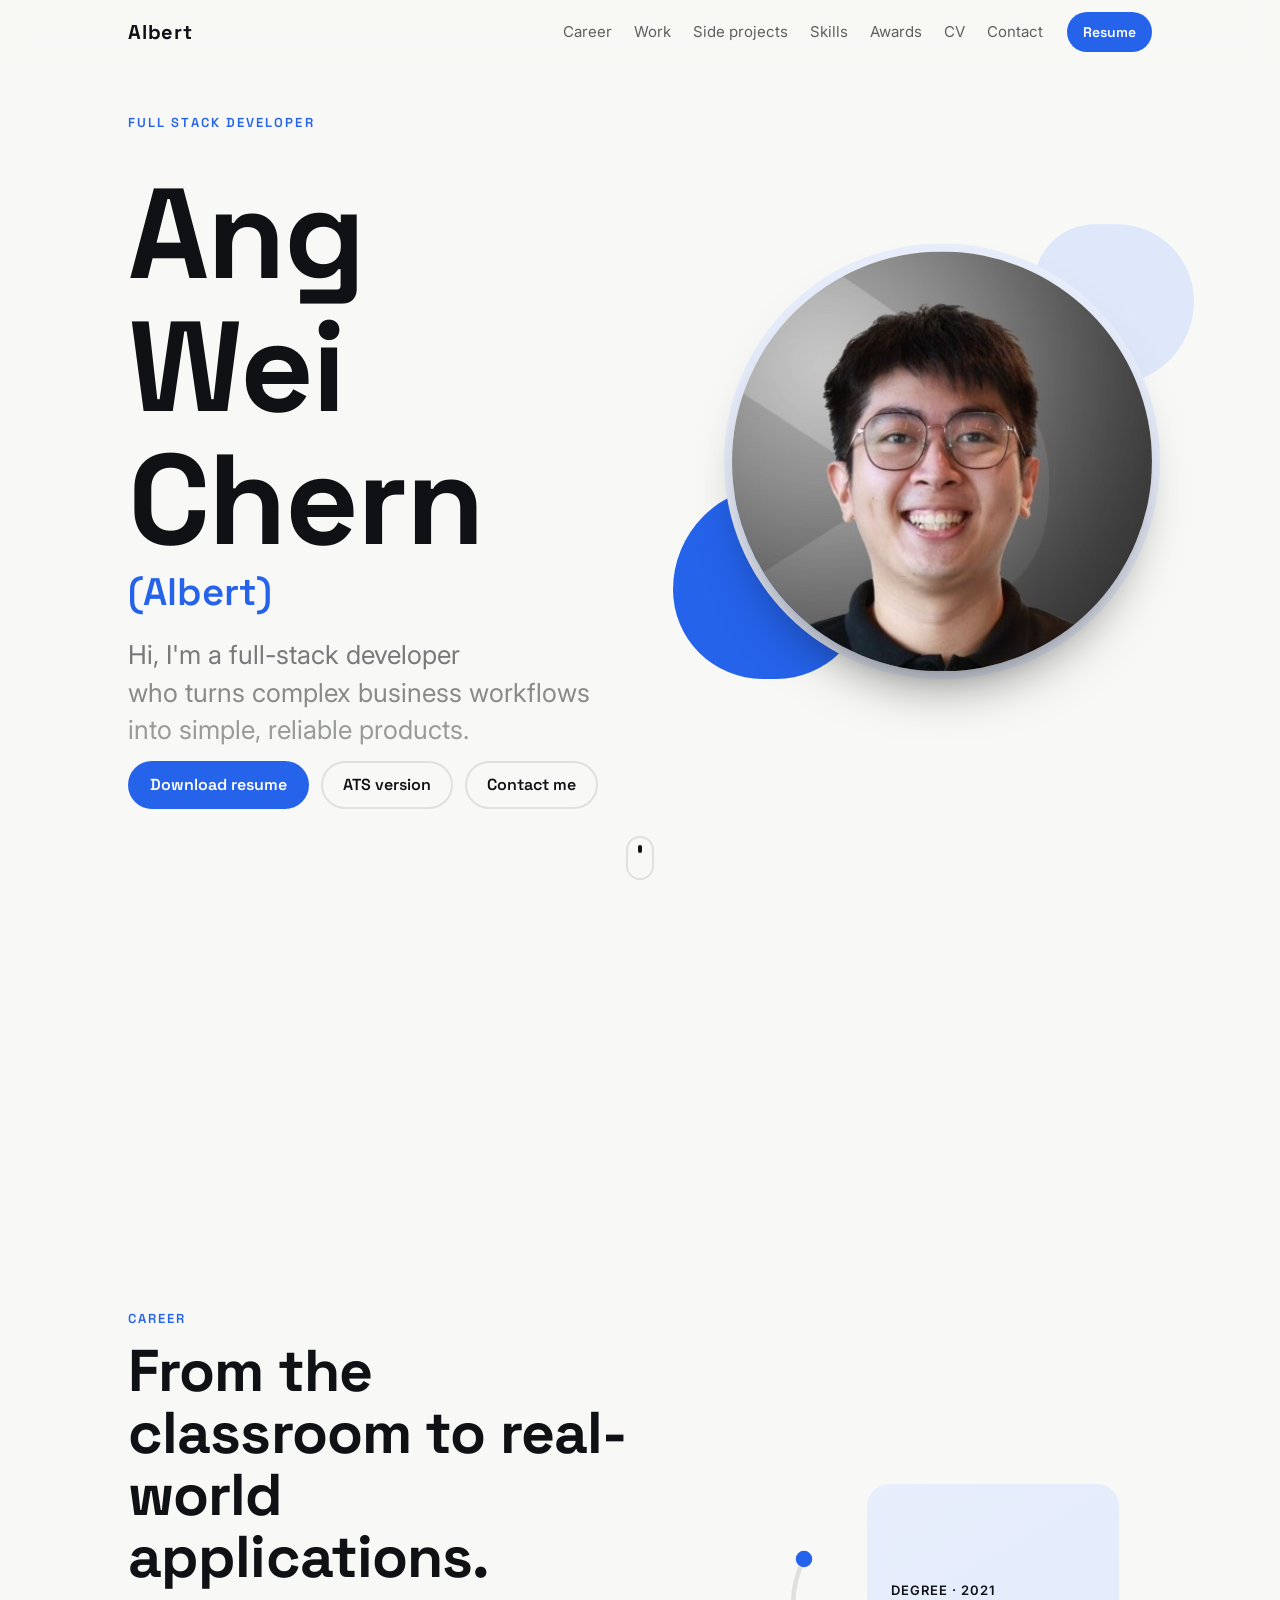
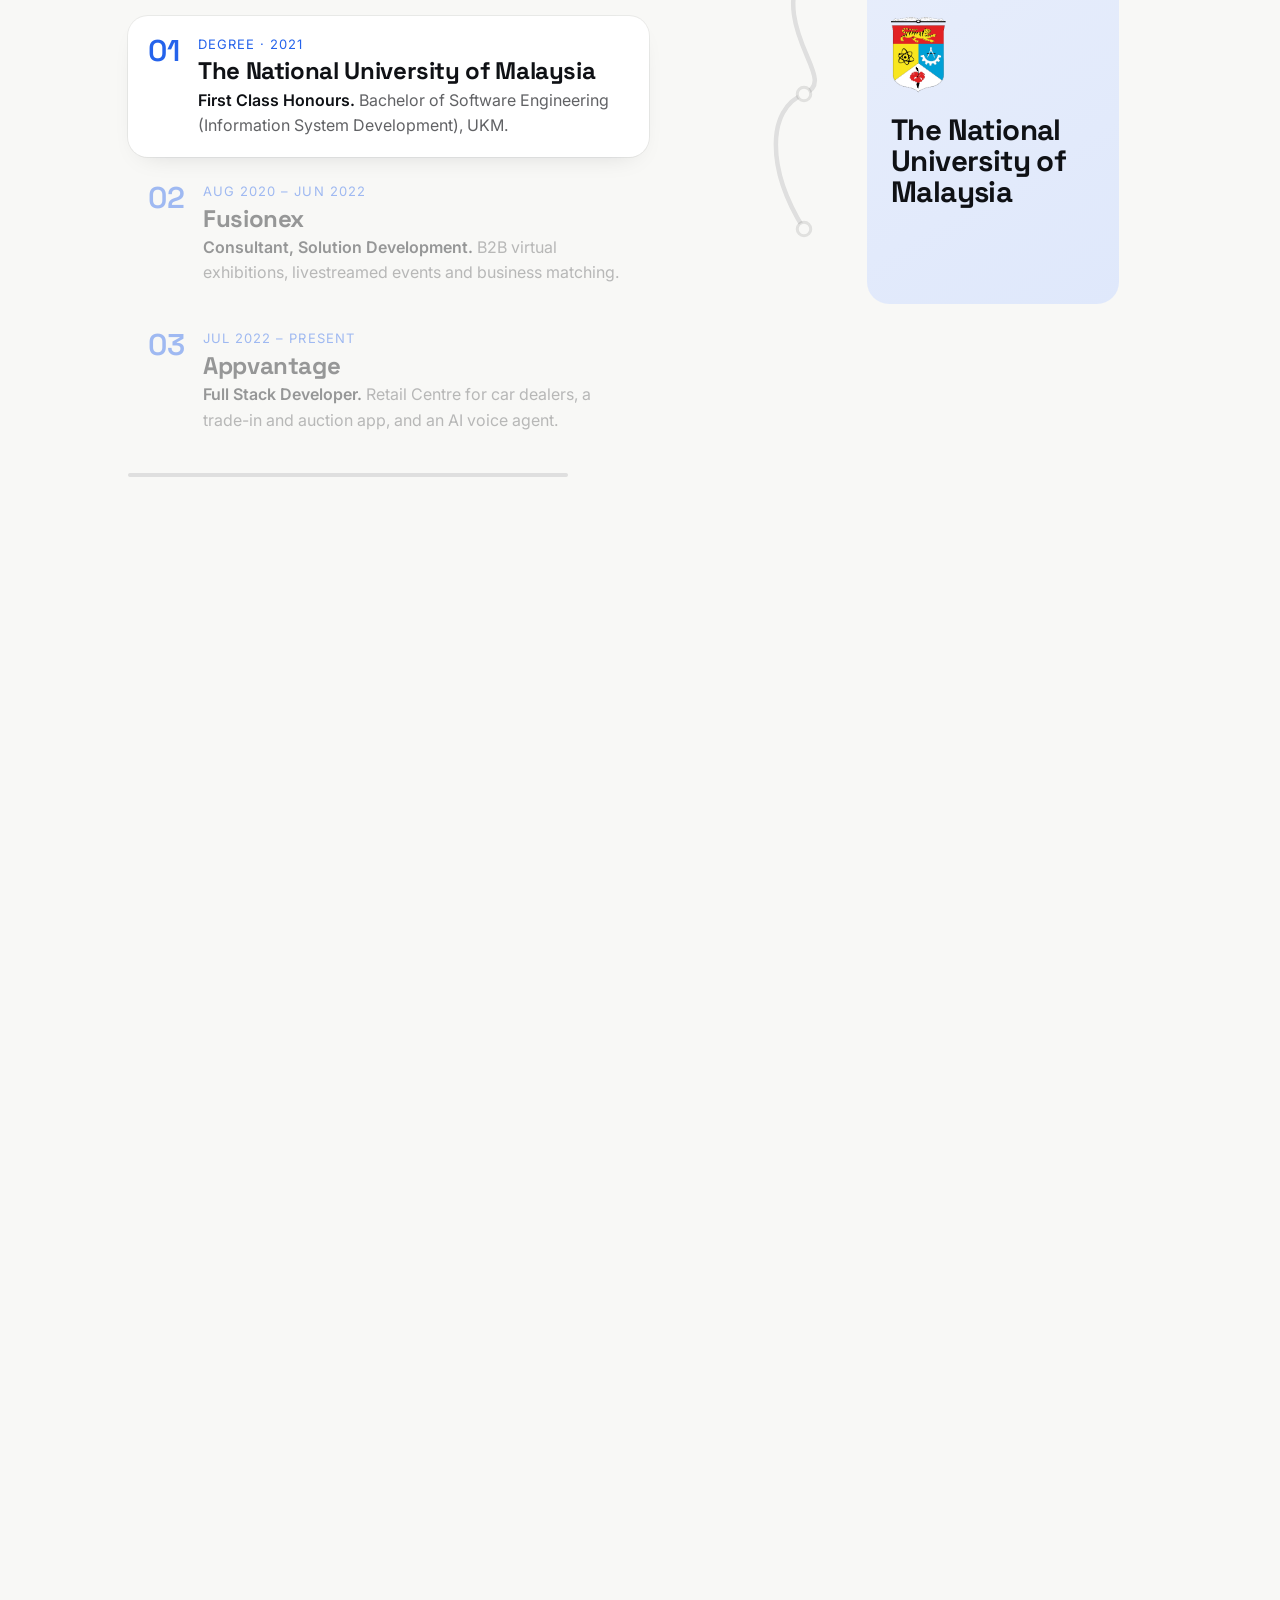
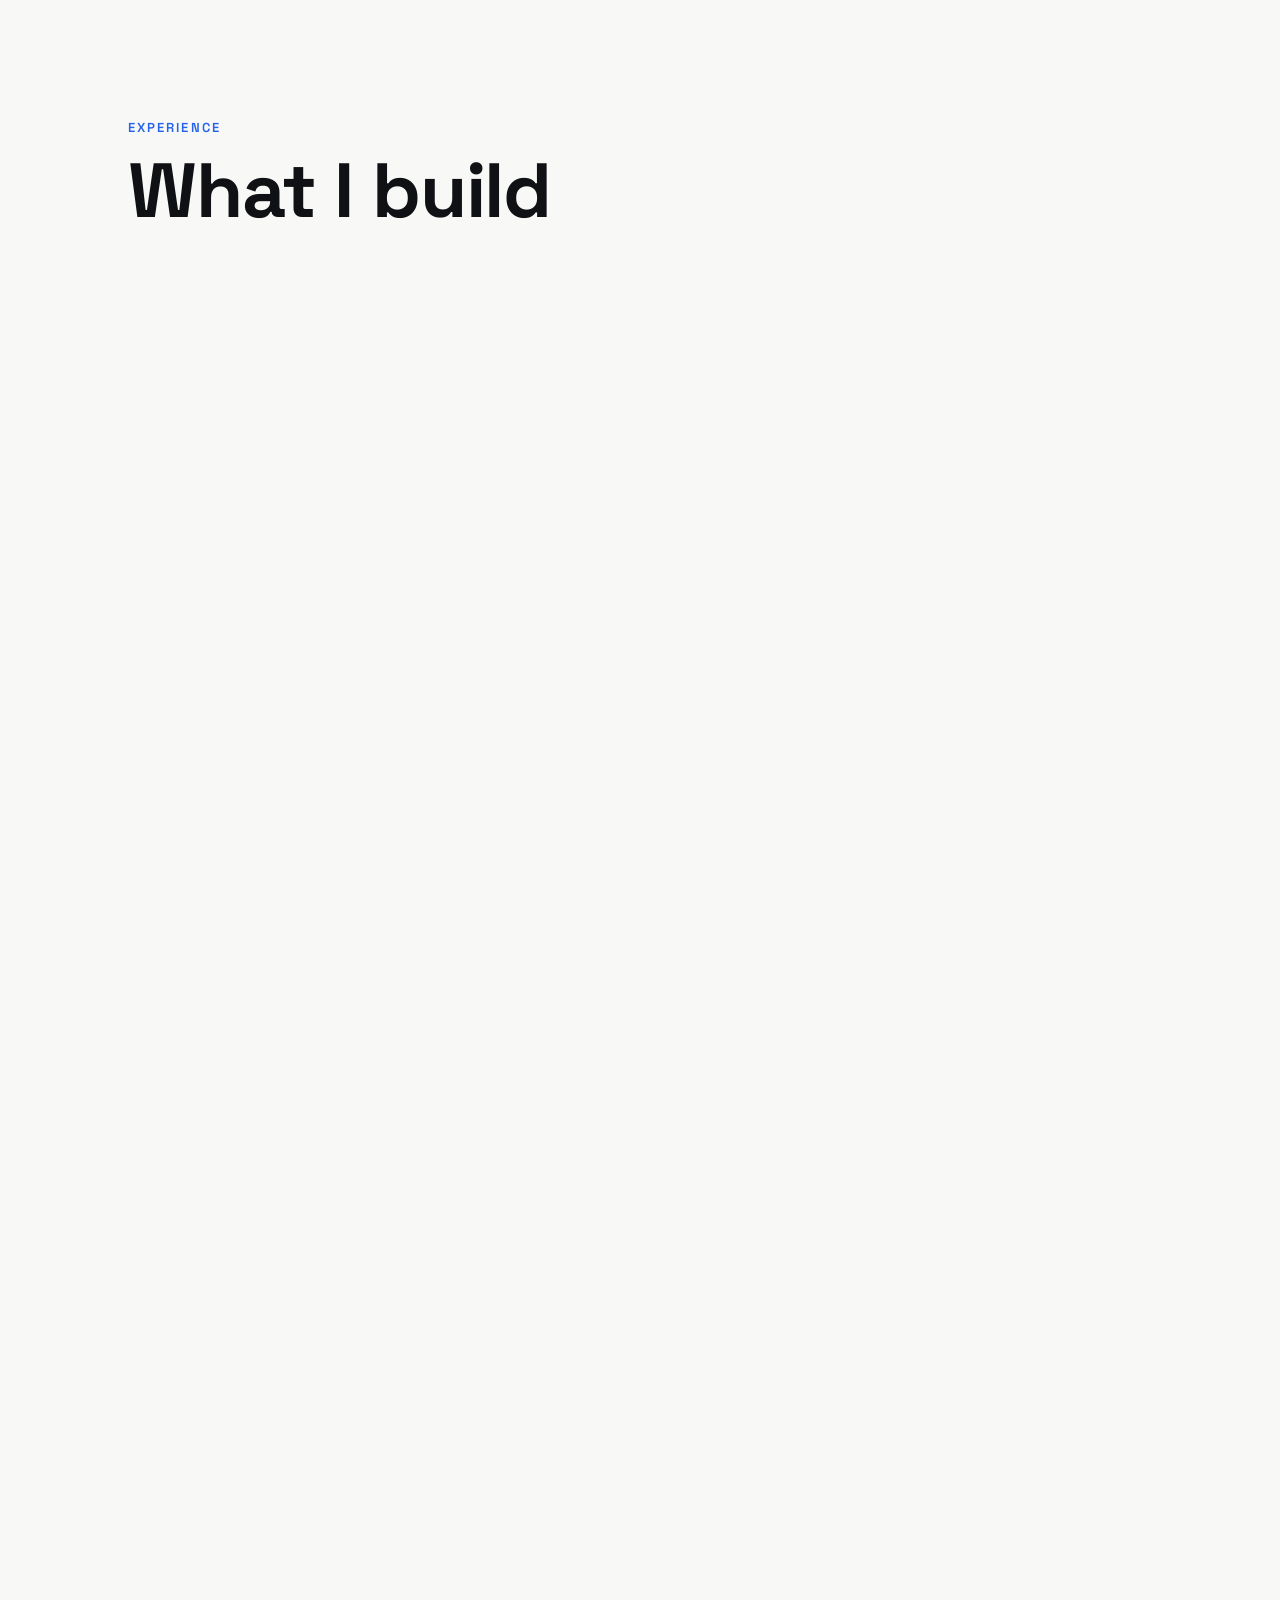
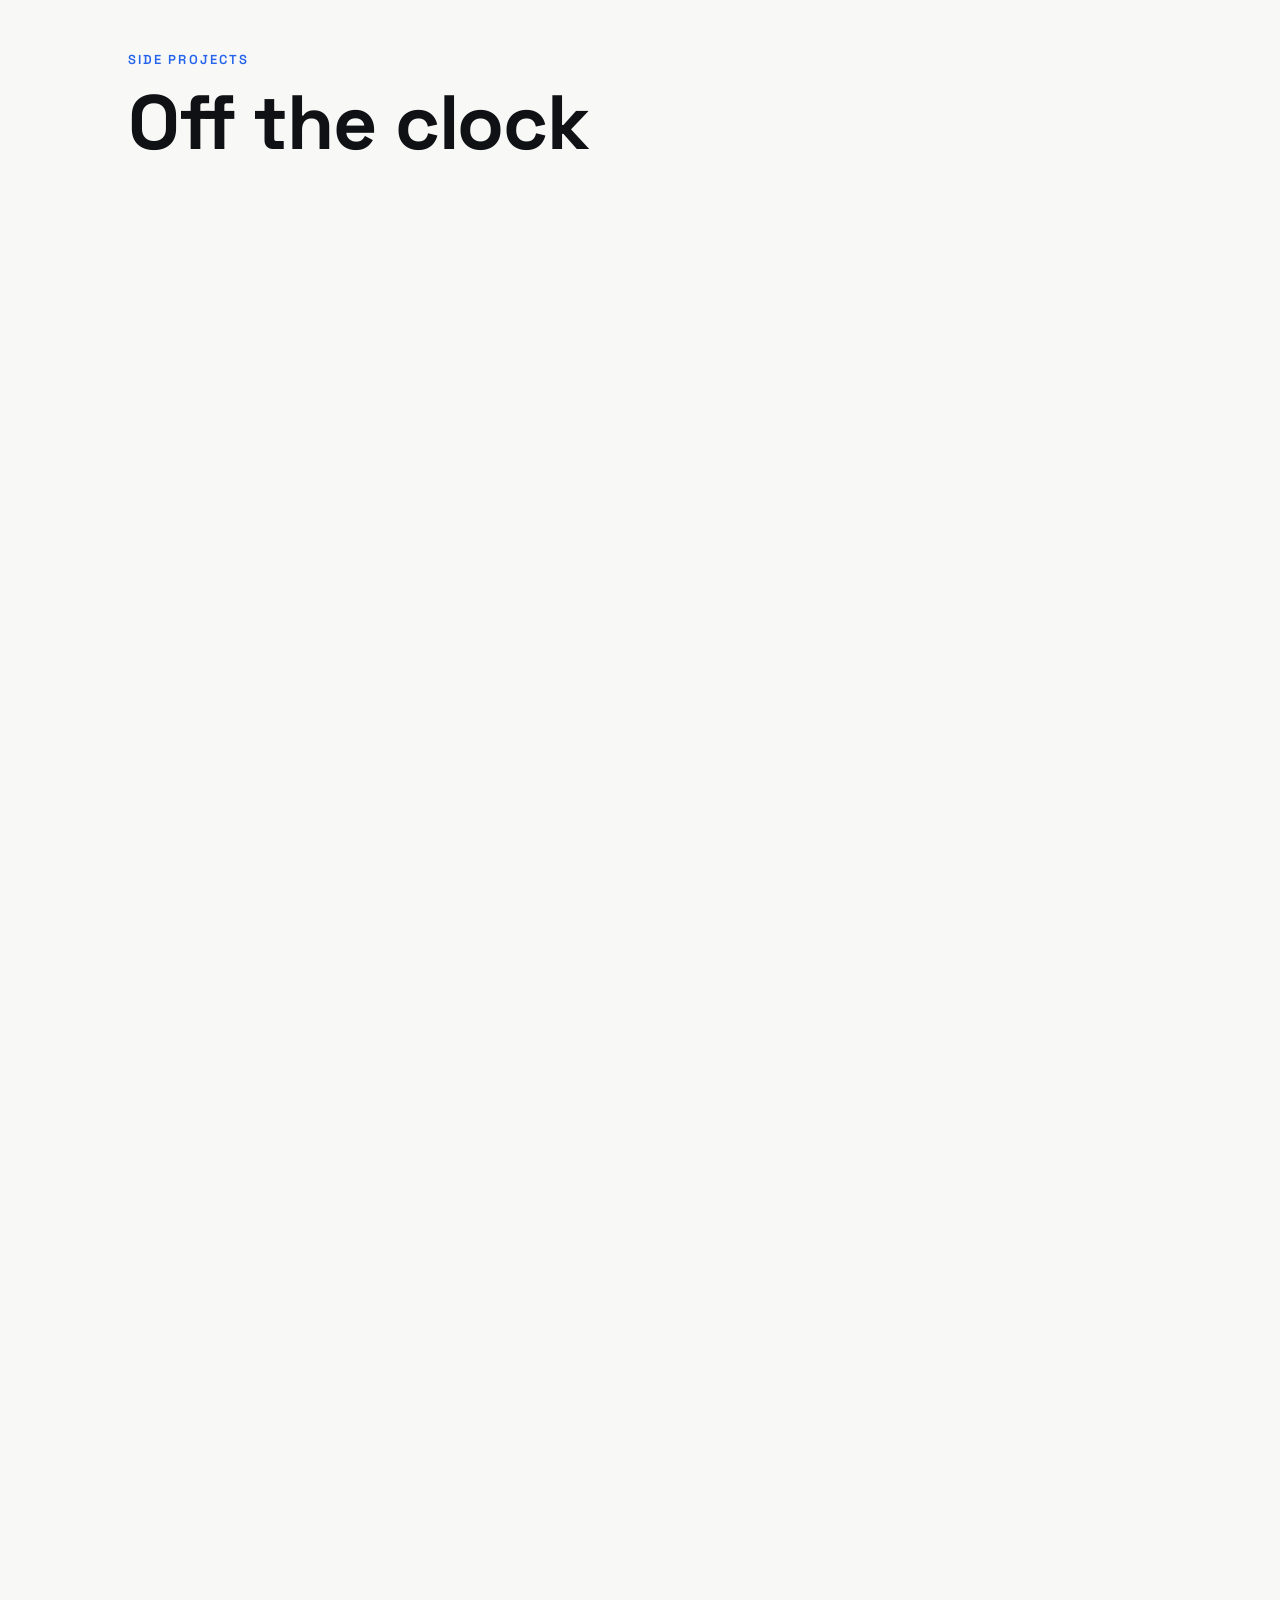
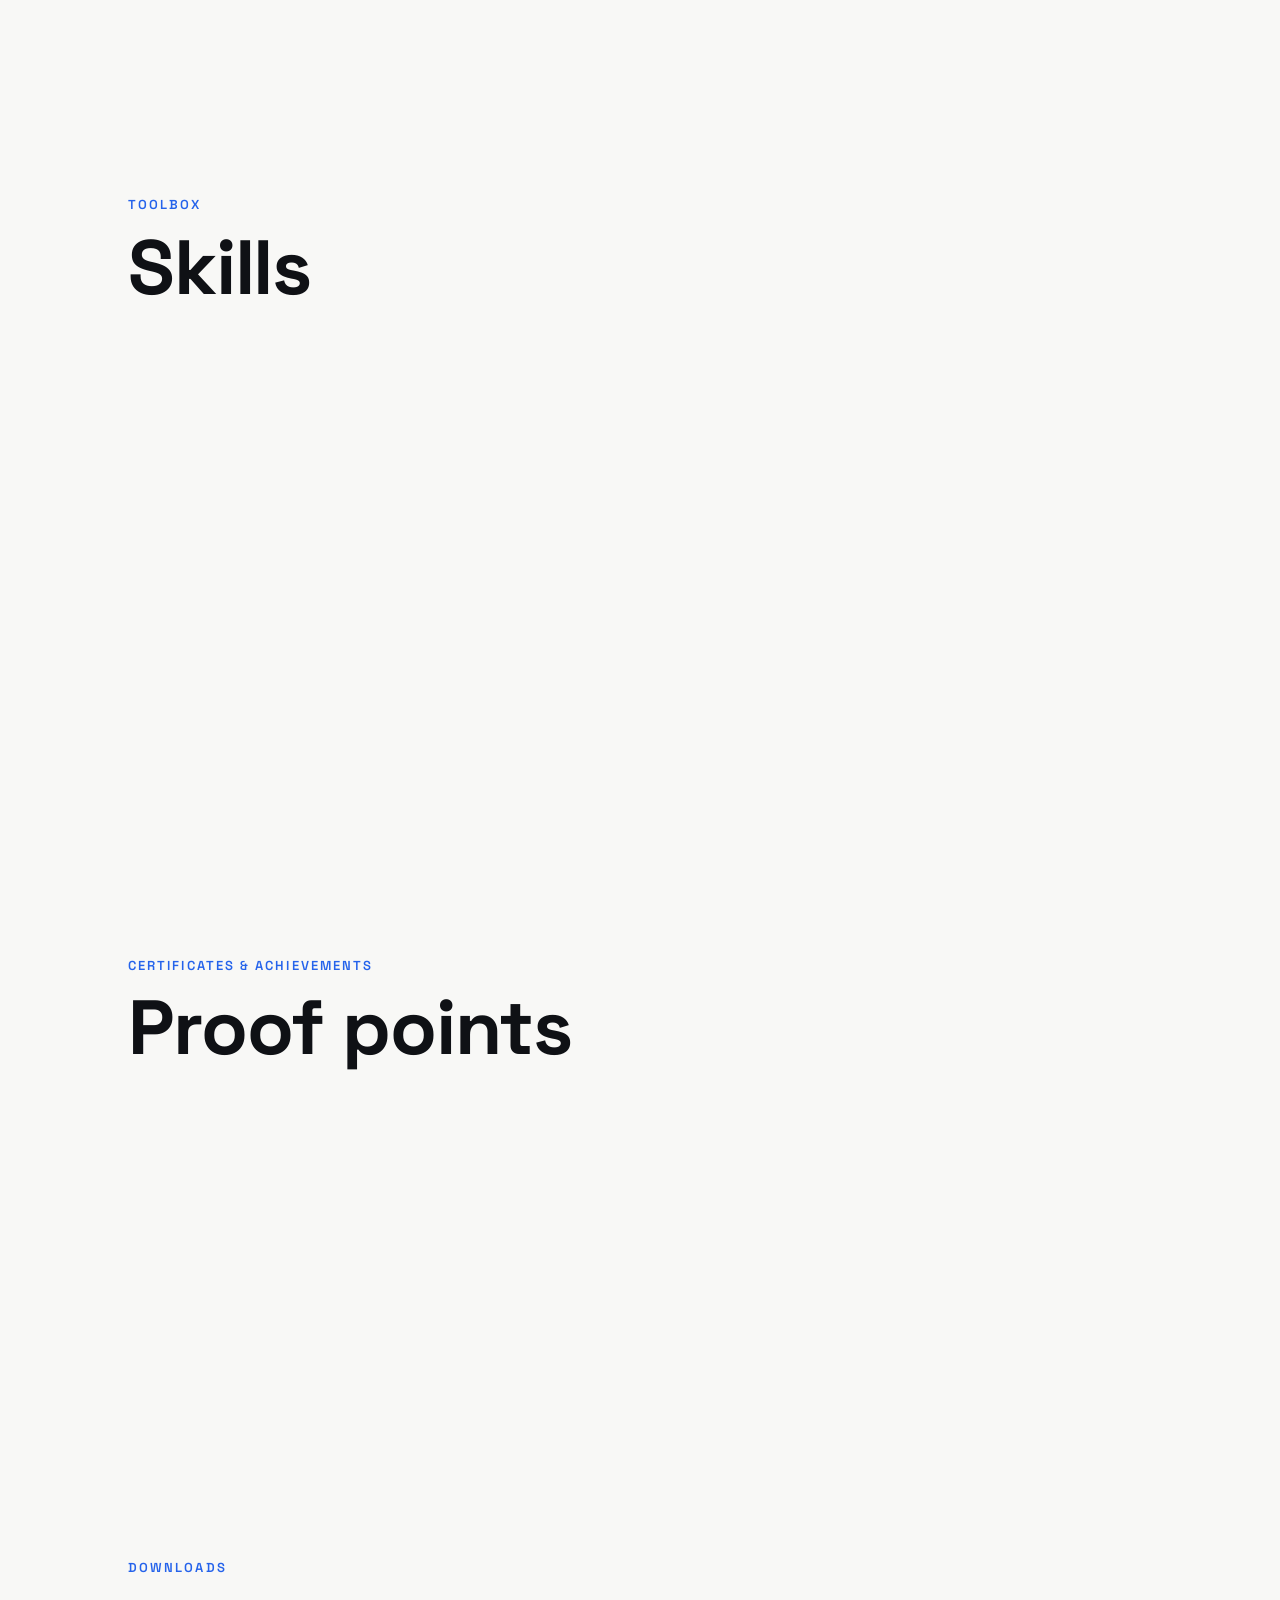
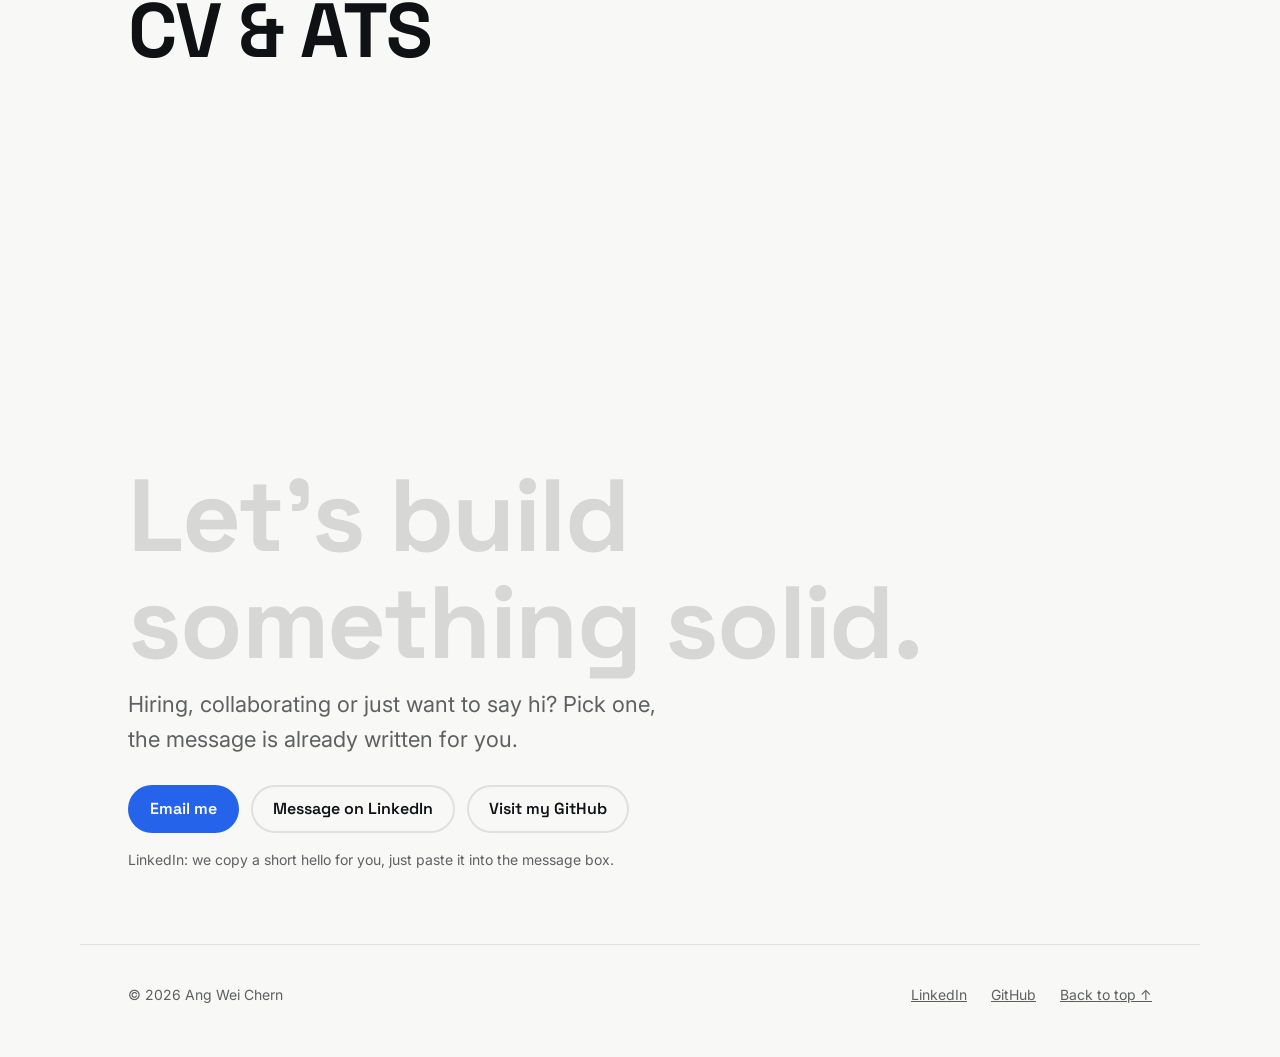
<file: index.html>
<!doctype html>
<html lang="en">
<head>
  <meta charset="utf-8">
  <meta name="viewport" content="width=device-width, initial-scale=1">
  <title>Ang Wei Chern | Full Stack Developer</title>
  <meta name="description" content="Ang Wei Chern, Full Stack Developer. Full-stack developer who turns complex business workflows into simple, reliable products.">
  <meta name="theme-color" content="rgb(248,248,246)">
  <link rel="icon" href="data:image/svg+xml,%3Csvg xmlns='http://www.w3.org/2000/svg' viewBox='0 0 64 64'%3E%3Crect width='64' height='64' rx='16' fill='%230f1115'/%3E%3Ctext x='32' y='42' font-family='Arial' font-weight='700' font-size='34' text-anchor='middle' fill='%234c8dff'%3EA%3C/text%3E%3C/svg%3E">
  <meta property="og:title" content="Ang Wei Chern | Full Stack Developer">
  <meta property="og:description" content="Full-stack developer who turns complex business workflows into simple, reliable products.">
  <link rel="canonical" href="https://albertwc.github.io/">
  <meta property="og:type" content="profile">
  <meta property="og:url" content="https://albertwc.github.io/">
  <meta property="og:image" content="https://albertwc.github.io/images/og-card.png">
  <meta property="og:image:width" content="1200">
  <meta property="og:image:height" content="630">
  <meta name="twitter:card" content="summary_large_image">
  <link rel="preconnect" href="https://fonts.googleapis.com"><link rel="preconnect" href="https://fonts.gstatic.com" crossorigin><link href="https://fonts.googleapis.com/css2?family=Inter:wght@400;500;600&family=Space+Grotesk:wght@500;600;700&display=swap" rel="stylesheet">
  <link rel="stylesheet" href="css/main.css?v=mwoxmc15">
  <noscript><style>[data-reveal],.line{opacity:1!important;transform:none!important}</style></noscript>
</head>
<body>
  <a class="skip" href="#career">Skip to career</a>
  <nav class="nav" aria-label="Main">
    <a class="nav__mark" href="#top" aria-label="Ang Wei Chern, back to top">Albert</a>
    <div class="nav__links" id="nav-links">
      <a href="#career">Career</a><a href="#work">Work</a><a href="#side">Side projects</a><a href="#skills">Skills</a><a href="#awards">Awards</a><a href="#cv">CV</a><a href="#contact">Contact</a>
    </div>
    <a class="btn btn--small" href="downloads/Ang-Wei-Chern-Resume.pdf?v=mwoxmc15" download>Resume</a>
  </nav>

  <main id="top">
    <!-- 1. hero -->
    <header class="hero">
      <div class="hero__copy">
        <p class="eyebrow">Full Stack Developer</p>
        <h1 class="hero__name">Ang<br>Wei Chern <span class="hero__alias">(Albert)</span></h1>
        <p class="hero__tag" data-lines>Hi, I'm a full-stack developer<br>who turns complex business workflows<br>into simple, reliable products.</p>
        <div class="hero__cta">
          <a class="btn" href="downloads/Ang-Wei-Chern-Resume.pdf?v=mwoxmc15" download>Download resume</a>
          <a class="btn btn--ghost" href="downloads/Ang-Wei-Chern-Resume-ATS.pdf?v=mwoxmc15" download>ATS version</a>
          <a class="btn btn--ghost" href="#contact">Contact me</a>
        </div>
      </div>
      <div class="hero__art" aria-hidden="false">
        <span class="blob blob--y" data-parallax="0.12" aria-hidden="true"></span>
        <span class="blob blob--p" data-parallax="-0.08" aria-hidden="true"></span>
        <figure class="hero__photo" data-parallax="0.04"><img src="images/photo.jpg?v=mwoxmc15" alt="Portrait of Ang Wei Chern" width="400" height="400"></figure>
      </div>
      <a class="hero__cue" href="#stats" aria-label="Scroll to read more"><span></span></a>
    </header>

    <!-- 2. numbers -->
    <section class="stats" id="stats" aria-label="At a glance">
      <div class="stat" data-reveal><b><span data-to="6">6</span>+</b><span>years shipping production web apps</span></div>
      <div class="stat" data-reveal><b><span data-to="3">3</span></b><span>industries: automotive, digital events, e-commerce</span></div>
      <div class="stat" data-reveal><b><span data-to="3">3</span></b><span>languages: English, Mandarin, Malay</span></div>
      <div class="stat" data-reveal><b>1<sup>st</sup></b><span>Class Honours in Software Engineering</span></div>
    </section>

    <!-- 3. career: pinned sequence -->
    <section class="seq" id="career" data-seq aria-labelledby="career-h">
      <div class="seq__sticky">
        <div class="seq__copy">
          <p class="eyebrow">Career</p>
          <h2 class="seq__title" id="career-h">From the classroom to real-world applications.</h2>
          <ol class="seq__list">
            <li class="seq__item" data-seq-item>
              <span class="seq__num">01</span>
              <span class="seq__when">Degree · 2021</span>
              <h3>The National University of Malaysia</h3>
              <p><b>First Class Honours.</b> Bachelor of Software Engineering (Information System Development), UKM.</p>
            </li>
            <li class="seq__item" data-seq-item>
              <span class="seq__num">02</span>
              <span class="seq__when">Aug 2020 – Jun 2022</span>
              <h3>Fusionex</h3>
              <p><b>Consultant, Solution Development.</b> B2B virtual exhibitions, livestreamed events and business matching.</p>
            </li>
            <li class="seq__item" data-seq-item>
              <span class="seq__num">03</span>
              <span class="seq__when">Jul 2022 – Present</span>
              <h3>Appvantage</h3>
              <p><b>Full Stack Developer.</b> Retail Centre for car dealers, a trade-in and auction app, and an AI voice agent.</p>
            </li>
          </ol>
          <div class="seq__rail" aria-hidden="true"><span data-seq-bar></span></div>
        </div>
        <div class="seq__visual" aria-hidden="true">
          <svg class="route" viewBox="0 0 120 400">
            <path class="route__base" d="M60 20 C 10 120, 110 180, 60 200 S 10 300, 60 380"/>
            <path class="route__fill" d="M60 20 C 10 120, 110 180, 60 200 S 10 300, 60 380" pathLength="1"/>
            <circle class="route__dot d0" cx="60" cy="20" r="9"/>
            <circle class="route__dot d1" cx="60" cy="200" r="9"/>
            <circle class="route__dot d2" cx="60" cy="380" r="9"/>
          </svg>
          <div class="seq__cards">
            <div class="stopcard s0"><span>Degree · 2021</span><i class="stopcard__logo"><img src="images/logos/ukm.png?v=mwoxmc15" alt="" width="72" height="72" loading="lazy"></i><b>The National University of Malaysia</b></div>
            <div class="stopcard s1"><span>Aug 2020 – Jun 2022</span><i class="stopcard__logo stopcard__logo--wide"><img src="images/logos/fusionex.png?v=mwoxmc15" alt="" width="72" height="72" loading="lazy"></i></div>
            <div class="stopcard s2"><span>Jul 2022 – Present</span><i class="stopcard__logo"><img src="images/logos/appvantage.png?v=mwoxmc15" alt="" width="72" height="72" loading="lazy"></i><b>Appvantage</b></div>
          </div>
        </div>
      </div>
    </section>

    <!-- 4. work detail -->
    <section class="work" id="work" aria-labelledby="work-h">
      <p class="eyebrow">Experience</p>
      <h2 class="work__title" id="work-h" data-line-h>What I build</h2>
      
      <article class="job" data-reveal>
        <header class="job__head">
          <div>
            <h3 class="job__co">Appvantage</h3>
            <p class="job__role">Full Stack Developer</p>
          </div>
          <p class="job__when">Jul 2022 – Present</p>
        </header>
        <div class="proj">
          <h4 class="proj__name">Retail Centre <span>Enterprise automotive retail platform</span></h4>
          <ul class="job__list"><li data-reveal>Developed core features of a platform that unifies vehicle sales, financing and leasing in one workflow, integrated with onshore and offshore banks.</li><li data-reveal>Built its modular finance and leasing products: multiple banks, date-based campaign timelines and product mapping at vehicle-variant level.</li><li data-reveal>Built its vehicle rental module with real-time inventory and availability tracking.</li></ul>
        </div>
        <div class="proj">
          <h4 class="proj__name">Trade-in &amp; Auction Platform <span>Used-car valuation and dealer auctions, web + iOS/Android</span></h4>
          <ul class="job__list"><li data-reveal>Maintained the Flutter iOS and Android apps for an AI-driven trade-in and auction platform that lets dealers value, buy and bid on used vehicles.</li><li data-reveal>Delivered fixes and enhancements across live dealer bidding, push notifications and vehicle handover with condition marking and photo uploads.</li></ul>
        </div>
        <div class="proj">
          <h4 class="proj__name">AI Voice Agent <span>Leads, CRM and inventory</span></h4>
          <ul class="job__list"><li data-reveal>Built an AI voice agent that handles lead capture, CRM updates and inventory checks.</li></ul>
        </div>
        <div class="proj"><h4 class="proj__name proj__name--plain">Across the role</h4>
        <ul class="job__list">
          <li data-reveal>Shipped features end to end on the MERN stack with TypeScript, GraphQL and RESTful APIs, and built reusable frontend components.</li>
          <li data-reveal>Mentored junior developers and helped set up CI/CD pipelines and Git workflows.</li>
        </ul></div>
        <ul class="chips" aria-label="Tech stack"><li>React</li><li>Node.js</li><li>TypeScript</li><li>GraphQL</li><li>MongoDB</li><li>Redis</li><li>Flutter</li><li>Dart</li><li>AWS</li></ul>
      </article>

      <article class="job" data-reveal>
        <header class="job__head">
          <div>
            <h3 class="job__co">Fusionex</h3>
            <p class="job__role">Consultant, Solution Development</p>
          </div>
          <p class="job__when">Aug 2020 – Jun 2022</p>
        </header>
        
        <div class="proj">
        <ul class="job__list">
          <li data-reveal>Developed and maintained B2B platforms for virtual exhibitions, livestreamed events and real-time business matching.</li>
          <li data-reveal>Built event registration, livestream management and secure payment gateway integration for advertisers and event hosts.</li>
        </ul></div>
        <ul class="chips" aria-label="Tech stack"><li>Angular</li><li>ASP.NET</li><li>SQL Server</li></ul>
      </article>
    </section>

    <!-- 4b. side project -->
    <section class="work work--side" id="side" aria-labelledby="side-h">
      <p class="eyebrow">Side projects</p>
      <h2 class="work__title" id="side-h" data-line-h>Off the clock</h2>
      
      <article class="job job--side" data-reveal>
        <header class="job__head">
          <div>
            <h3 class="job__co">Mamak Rush</h3>
            <p class="job__role">Game design and build (side project)</p>
          </div>
          <a class="btn btn--small" href="https://mamakrush.vercel.app/" target="_blank" rel="noopener">Visit mamakrush.vercel.app ↗</a>
        </header>
        <p class="job__blurb">Browser cooking game: run a mamak stall solo, on phone or desktop.</p>
        <ul class="job__list"><li data-reveal>Designed and built a single-player cooking game with four stations (grill, wok, pot, drinks), takeaway and delivery orders, and a 7-day campaign with stars, coins and upgrades.</li><li data-reveal>Wrote the game logic as a pure, testable state reducer, with hand-drawn SVG art, synthesised sound effects and motion that respects reduce-motion settings.</li><li data-reveal>Built a phone-first layout tested at real iPhone heights, with touch, mouse and keyboard controls and progress saved on the device; deployed on Vercel.</li></ul>
        <ul class="chips" aria-label="Tech stack"><li>React</li><li>TypeScript</li><li>Vite</li><li>SVG</li><li>Web Audio</li><li>Vercel</li></ul>
      </article>

      <article class="job job--side" data-reveal>
        <header class="job__head">
          <div>
            <h3 class="job__co">12 O'KLOCK</h3>
            <p class="job__role">E-commerce setup (side project)</p>
          </div>
          <a class="btn btn--small" href="https://12oklock.com/" target="_blank" rel="noopener">Visit 12oklock.com ↗</a>
        </header>
        <p class="job__blurb">Online store for a Malaysian bento box and lunch-gear brand.</p>
        <ul class="job__list"><li data-reveal>Set up and launched the 12 O'KLOCK online store on WordPress and WooCommerce.</li><li data-reveal>Built the product catalogue with variants, add-ons and sale pricing, plus a bulk-order page, customer accounts and store policies.</li><li data-reveal>Connected sales channels: WhatsApp ordering, a recipe newsletter sign-up, and Instagram, TikTok and Facebook.</li></ul>
        <ul class="chips" aria-label="Tech stack"><li>WordPress</li><li>WooCommerce</li></ul>
      </article>

      <article class="job job--side" data-reveal>
        <header class="job__head">
          <div>
            <h3 class="job__co">GBA Admin</h3>
            <p class="job__role">Full-stack build (side project)</p>
          </div>
          <p class="job__when">Aug 2026 – Present</p>
        </header>
        <p class="job__blurb">Admin platform for a Buddhist association, built module by module: receipts, inventory and floor plans, teaching and events.</p>
        <ul class="job__list"><li data-reveal>Receipt management: issue and print donation receipts, with yearly numbering and a full audit trail.</li><li data-reveal>Inventory and floor plan management: rooms, furniture, shelves and items placed on floor plans and a building map, with loans and QR labels.</li><li data-reveal>Teaching management: class schedules, student enrollment, QR attendance, report cards and an e-library.</li><li data-reveal>Events and chanting books: sign-up forms and QR check-in, plus AI that turns chanting books into text in multiple languages.</li></ul>
        <ul class="chips" aria-label="Tech stack"><li>React</li><li>MUI</li><li>Node.js</li><li>Express</li><li>TypeScript</li><li>MySQL</li><li>Puppeteer</li></ul>
      </article>
    </section>

    <!-- 5. skills -->
    <section class="skills" id="skills" aria-labelledby="skills-h">
      <p class="eyebrow">Toolbox</p>
      <h2 class="skills__title" id="skills-h" data-line-h>Skills</h2>
      <div class="skills__grid">
        <div class="skill" data-reveal><h3>Frontend</h3><ul class="chips"><li>React</li><li>Angular</li><li>MUI</li><li>TypeScript</li><li>JavaScript</li></ul></div>
        <div class="skill" data-reveal><h3>Backend</h3><ul class="chips"><li>Node.js</li><li>Express</li><li>GraphQL</li><li>REST APIs</li><li>ASP.NET</li></ul></div>
        <div class="skill" data-reveal><h3>Mobile</h3><ul class="chips"><li>Flutter</li><li>Dart</li><li>iOS</li><li>Android</li></ul></div>
        <div class="skill" data-reveal><h3>Data</h3><ul class="chips"><li>MongoDB</li><li>MySQL</li><li>SQL Server</li><li>Redis</li></ul></div>
        <div class="skill" data-reveal><h3>Cloud &amp; AI</h3><ul class="chips"><li>AWS</li><li>LLM APIs</li><li>Google Cloud</li></ul></div>
        <div class="skill" data-reveal><h3>Tools &amp; Platforms</h3><ul class="chips"><li>CI/CD</li><li>Git</li><li>WordPress</li><li>WooCommerce</li></ul></div>
      </div>
    </section>

    <!-- 6. awards: horizontal pin -->
    <section class="awards" id="awards" aria-labelledby="awards-h">
      <div class="awards__sticky">
        <div class="awards__head">
          <p class="eyebrow">Certificates &amp; achievements</p>
          <h2 class="awards__title" id="awards-h" data-line-h>Proof points</h2>
        </div>
        <div class="awards__grid">
          <div class="award a0" data-reveal>
            <span class="award__n">01</span>
            <h3>CPRE-FL Certification</h3>
            <p>IREB Certified Professional for Requirements Engineering, Foundation Level</p>
            <small>MY-CPRE-FL-2019-00012</small>
          </div>
          <div class="award a1" data-reveal>
            <span class="award__n">02</span>
            <h3>MonsoonSIM Business Simulation</h3>
            <p>Top 10 Finalist, Regional Malaysia</p>
            <small>Achieved high profit margins in a simulated business competition.</small>
          </div>
          <div class="award a2" data-reveal>
            <span class="award__n">03</span>
            <h3>ABCDE Kuala Lumpur Hackathon @ ADAX</h3>
            <p>Top 10 Finalist</p>
            <small>Data analysis and visualisation to grow customer basket volume and sales.</small>
          </div>
          <div class="award a0" data-reveal>
            <span class="award__n">04</span>
            <h3>Google Cloud Skills Boost</h3>
            <p>Public learning profile</p>
            <a href="https://www.cloudskillsboost.google/public_profiles/74339e1d-37d0-4f92-8976-491b317ae7fb" target="_blank" rel="noopener">View badges ↗</a>
          </div>
        </div>
      </div>
    </section>

    <!-- 7. CV + ATS downloads -->
    <section class="cv" id="cv" aria-labelledby="cv-h">
      <p class="eyebrow">Downloads</p>
      <h2 class="cv__title" id="cv-h" data-line-h>CV &amp; ATS</h2>
      <div class="dl">
        <a class="dl__card" href="downloads/Ang-Wei-Chern-Resume.pdf?v=mwoxmc15" download data-reveal>
          <img src="images/resume-preview.jpg?v=mwoxmc15" alt="Preview of the CV" width="420" height="594" loading="lazy">
          <span><b>CV</b></span>
        </a>
        <a class="dl__card" href="downloads/Ang-Wei-Chern-Resume-ATS.pdf?v=mwoxmc15" download data-reveal>
          <img src="images/ats-preview.jpg?v=mwoxmc15" alt="Preview of the ATS resume" width="420" height="594" loading="lazy">
          <span><b>ATS</b></span>
        </a>
      </div>
    </section>

    <!-- 8. close: contact -->
    <section class="close" id="contact" aria-labelledby="contact-h">
      <h2 class="close__title" id="contact-h" data-lines>Let's build<br>something solid.</h2>
      <p class="close__lead">Hiring, collaborating or just want to say hi? Pick one, the message is already written for you.</p>
      <div class="close__cta">
        <a class="btn" href="mailto:angweichern@gmail.com?subject=Let's%20connect&amp;body=Hi%20Albert%2C%0A%0AI%20came%20across%20your%20website%20and%20would%20like%20to%20connect%20about%20%5Ba%20role%20%2F%20a%20project%5D.%0A%0ABest%20regards%2C%0A%5BYour%20name%5D">Email me</a>
        <a class="btn btn--ghost" href="https://linkedin.com/in/angweichern" target="_blank" rel="noopener" data-copy="Hi Albert, I came across your website and would love to connect about a role or project.">Message on LinkedIn</a>
        <a class="btn btn--ghost" href="https://github.com/AlbertWC" target="_blank" rel="noopener">Visit my GitHub</a>
      </div>
      <p class="close__note" data-copy-note>LinkedIn: we copy a short hello for you, just paste it into the message box.</p>
      <div class="toast" role="status" aria-live="polite" data-toast></div>
    </section>
  </main>
  <footer class="foot"><span>© 2026 Ang Wei Chern</span><span class="foot__links"><a href="https://linkedin.com/in/angweichern" target="_blank" rel="noopener">LinkedIn</a><a href="https://github.com/AlbertWC" target="_blank" rel="noopener">GitHub</a><a href="#top">Back to top ↑</a></span></footer>
  <script type="module" src="js/main.js?v=mwoxmc15"></script>
</body>
</html>
</file>
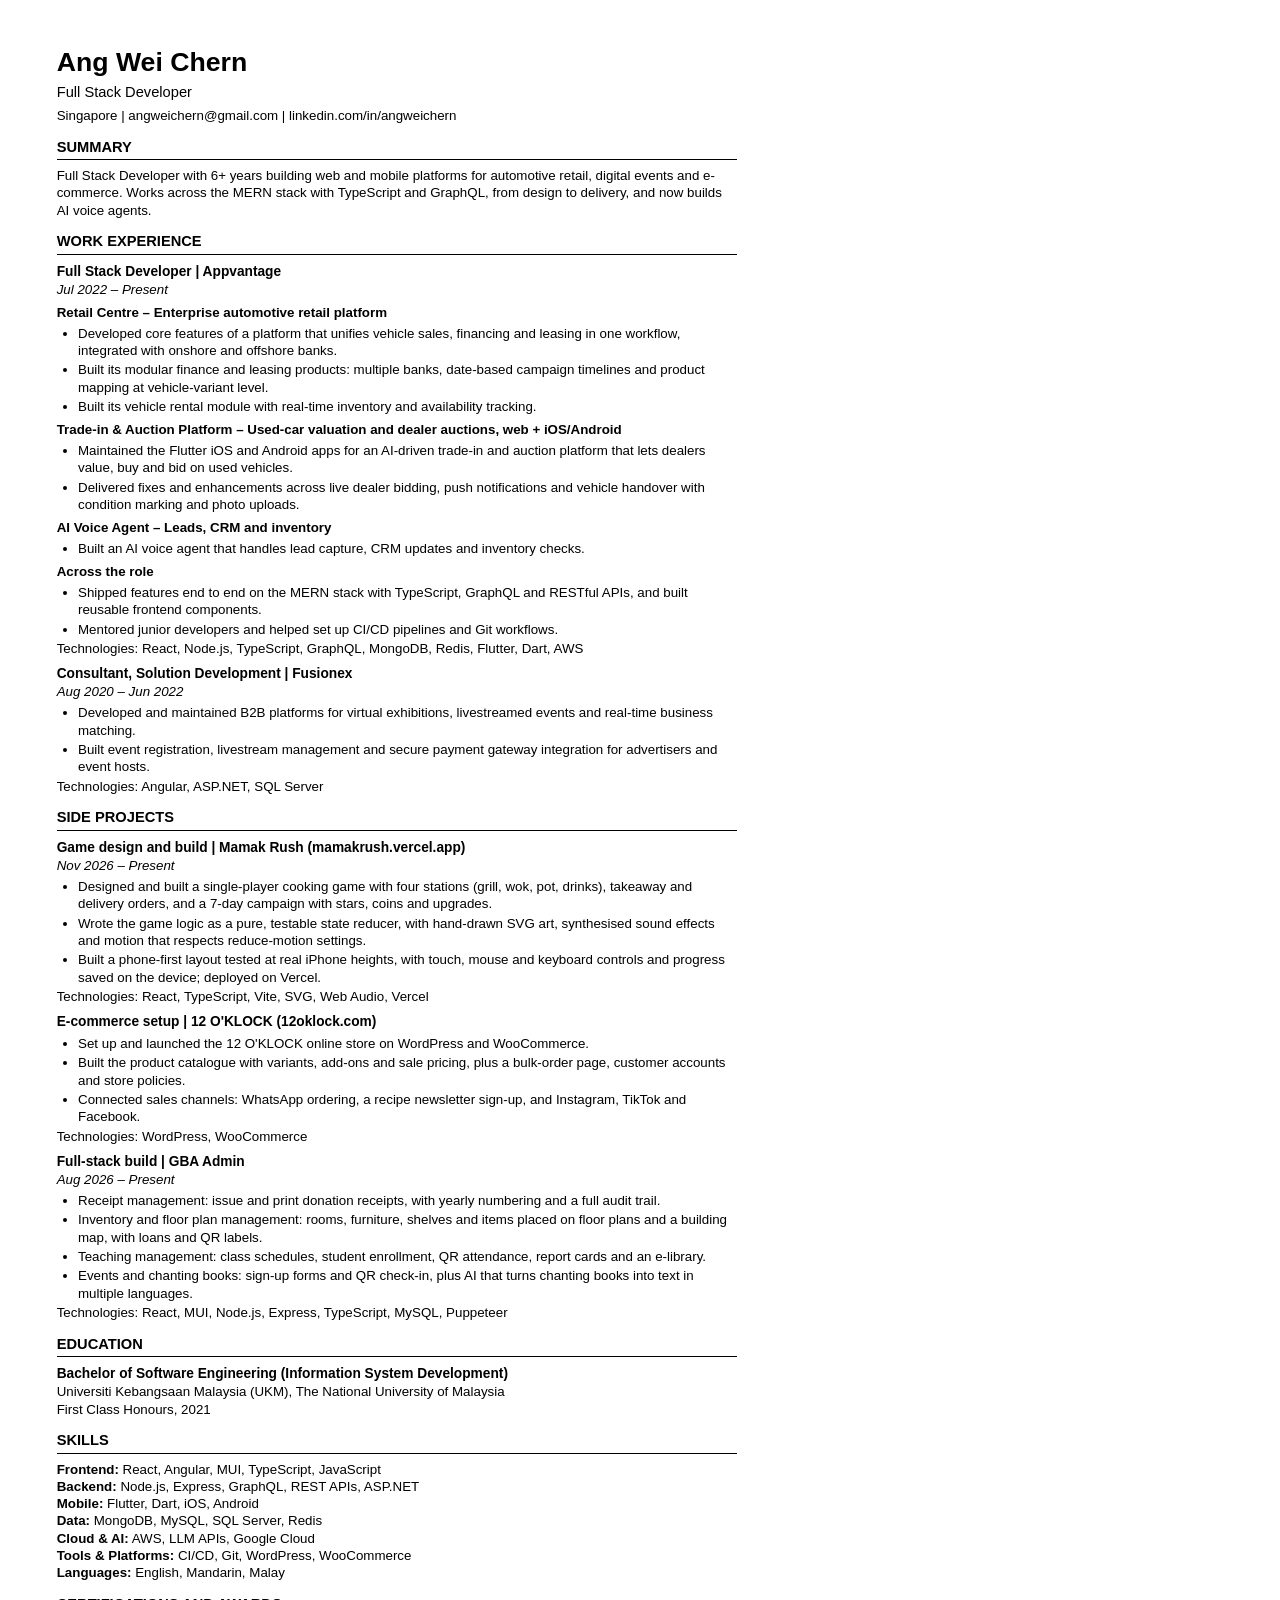
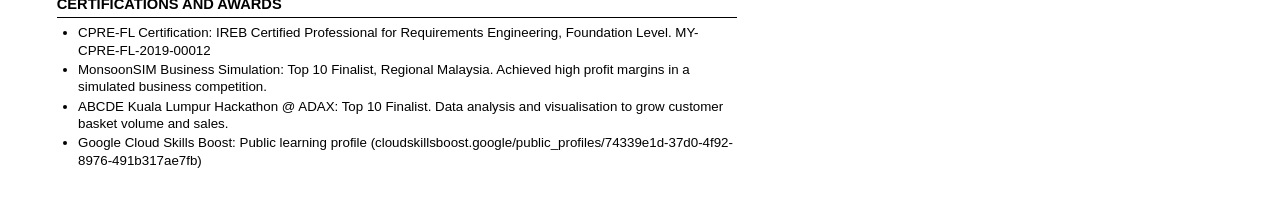
<file: resume/resume-ats.html>
<!doctype html>
<html lang="en"><head><meta charset="utf-8"><title>Ang Wei Chern – Resume</title>
<style>
  @page { size: A4; margin: 12mm 15mm; }
  * { margin: 0; padding: 0; }
  body { font: 10pt/1.3 Arial, Helvetica, sans-serif; color: #000; }
  h1 { font-size: 20pt; }
  .sub { font-size: 11pt; margin-top: 2pt; }
  .contact { margin-top: 4pt; }
  h2 { font-size: 11pt; text-transform: uppercase; border-bottom: 1px solid #000; margin: 10pt 0 5pt; padding-bottom: 2pt; }
  h3 { font-size: 10.3pt; margin-top: 6pt; }
  .meta { font-style: italic; }
  ul { margin: 3pt 0 0 16pt; }
  li { margin-bottom: 1.5pt; }
  a { color: #000; text-decoration: none; }
  h3, .meta, .proj { break-after: avoid; }
  .proj { font-weight: bold; margin-top: 4pt; }
  @media screen { body { width: 180mm; padding: 12mm 15mm; background: #fff; } }
</style></head>
<body>
  <h1>Ang Wei Chern</h1>
  <p class="sub">Full Stack Developer</p>
  <p class="contact">Singapore | angweichern@gmail.com | linkedin.com/in/angweichern</p>

  <h2>Summary</h2>
  <p>Full Stack Developer with 6+ years building web and mobile platforms for automotive retail, digital events and e-commerce. Works across the MERN stack with TypeScript and GraphQL, from design to delivery, and now builds AI voice agents.</p>

  <h2>Work Experience</h2>
  <div class="job">
    <h3>Full Stack Developer | Appvantage</h3>
    <p class="meta">Jul 2022 – Present</p>
    <p class="proj">Retail Centre – Enterprise automotive retail platform</p>
    <ul><li>Developed core features of a platform that unifies vehicle sales, financing and leasing in one workflow, integrated with onshore and offshore banks.</li><li>Built its modular finance and leasing products: multiple banks, date-based campaign timelines and product mapping at vehicle-variant level.</li><li>Built its vehicle rental module with real-time inventory and availability tracking.</li></ul>
    <p class="proj">Trade-in &amp; Auction Platform – Used-car valuation and dealer auctions, web + iOS/Android</p>
    <ul><li>Maintained the Flutter iOS and Android apps for an AI-driven trade-in and auction platform that lets dealers value, buy and bid on used vehicles.</li><li>Delivered fixes and enhancements across live dealer bidding, push notifications and vehicle handover with condition marking and photo uploads.</li></ul>
    <p class="proj">AI Voice Agent – Leads, CRM and inventory</p>
    <ul><li>Built an AI voice agent that handles lead capture, CRM updates and inventory checks.</li></ul>
    <p class="proj">Across the role</p>
    <ul><li>Shipped features end to end on the MERN stack with TypeScript, GraphQL and RESTful APIs, and built reusable frontend components.</li><li>Mentored junior developers and helped set up CI/CD pipelines and Git workflows.</li></ul>
    <p>Technologies: React, Node.js, TypeScript, GraphQL, MongoDB, Redis, Flutter, Dart, AWS</p>
  </div>
  <div class="job">
    <h3>Consultant, Solution Development | Fusionex</h3>
    <p class="meta">Aug 2020 – Jun 2022</p>
    
    
    <ul><li>Developed and maintained B2B platforms for virtual exhibitions, livestreamed events and real-time business matching.</li><li>Built event registration, livestream management and secure payment gateway integration for advertisers and event hosts.</li></ul>
    <p>Technologies: Angular, ASP.NET, SQL Server</p>
  </div>

  <h2>Side Projects</h2>
  <div class="job">
    <h3>Game design and build | Mamak Rush (<a href="https://mamakrush.vercel.app/">mamakrush.vercel.app</a>)</h3>
    <p class="meta">Nov 2026 – Present</p>
    <ul><li>Designed and built a single-player cooking game with four stations (grill, wok, pot, drinks), takeaway and delivery orders, and a 7-day campaign with stars, coins and upgrades.</li><li>Wrote the game logic as a pure, testable state reducer, with hand-drawn SVG art, synthesised sound effects and motion that respects reduce-motion settings.</li><li>Built a phone-first layout tested at real iPhone heights, with touch, mouse and keyboard controls and progress saved on the device; deployed on Vercel.</li></ul>
    <p>Technologies: React, TypeScript, Vite, SVG, Web Audio, Vercel</p>
  </div>
  <div class="job">
    <h3>E-commerce setup | 12 O'KLOCK (<a href="https://12oklock.com/">12oklock.com</a>)</h3>
    
    <ul><li>Set up and launched the 12 O'KLOCK online store on WordPress and WooCommerce.</li><li>Built the product catalogue with variants, add-ons and sale pricing, plus a bulk-order page, customer accounts and store policies.</li><li>Connected sales channels: WhatsApp ordering, a recipe newsletter sign-up, and Instagram, TikTok and Facebook.</li></ul>
    <p>Technologies: WordPress, WooCommerce</p>
  </div>
  <div class="job">
    <h3>Full-stack build | GBA Admin</h3>
    <p class="meta">Aug 2026 – Present</p>
    <ul><li>Receipt management: issue and print donation receipts, with yearly numbering and a full audit trail.</li><li>Inventory and floor plan management: rooms, furniture, shelves and items placed on floor plans and a building map, with loans and QR labels.</li><li>Teaching management: class schedules, student enrollment, QR attendance, report cards and an e-library.</li><li>Events and chanting books: sign-up forms and QR check-in, plus AI that turns chanting books into text in multiple languages.</li></ul>
    <p>Technologies: React, MUI, Node.js, Express, TypeScript, MySQL, Puppeteer</p>
  </div>

  <h2>Education</h2>
  <h3>Bachelor of Software Engineering (Information System Development)</h3>
  <p>Universiti Kebangsaan Malaysia (UKM), The National University of Malaysia</p>
  <p>First Class Honours, 2021</p>

  <h2>Skills</h2>
  <p><b>Frontend:</b> React, Angular, MUI, TypeScript, JavaScript</p>
  <p><b>Backend:</b> Node.js, Express, GraphQL, REST APIs, ASP.NET</p>
  <p><b>Mobile:</b> Flutter, Dart, iOS, Android</p>
  <p><b>Data:</b> MongoDB, MySQL, SQL Server, Redis</p>
  <p><b>Cloud &amp; AI:</b> AWS, LLM APIs, Google Cloud</p>
  <p><b>Tools &amp; Platforms:</b> CI/CD, Git, WordPress, WooCommerce</p>
  <p><b>Languages:</b> English, Mandarin, Malay</p>

  <h2>Certifications and Awards</h2>
  <ul>
    <li>CPRE-FL Certification: IREB Certified Professional for Requirements Engineering, Foundation Level. MY-CPRE-FL-2019-00012</li>
    <li>MonsoonSIM Business Simulation: Top 10 Finalist, Regional Malaysia. Achieved high profit margins in a simulated business competition.</li>
    <li>ABCDE Kuala Lumpur Hackathon @ ADAX: Top 10 Finalist. Data analysis and visualisation to grow customer basket volume and sales.</li>
    <li>Google Cloud Skills Boost: Public learning profile (cloudskillsboost.google/public_profiles/74339e1d-37d0-4f92-8976-491b317ae7fb)</li>
  </ul>
</body></html>
</file>
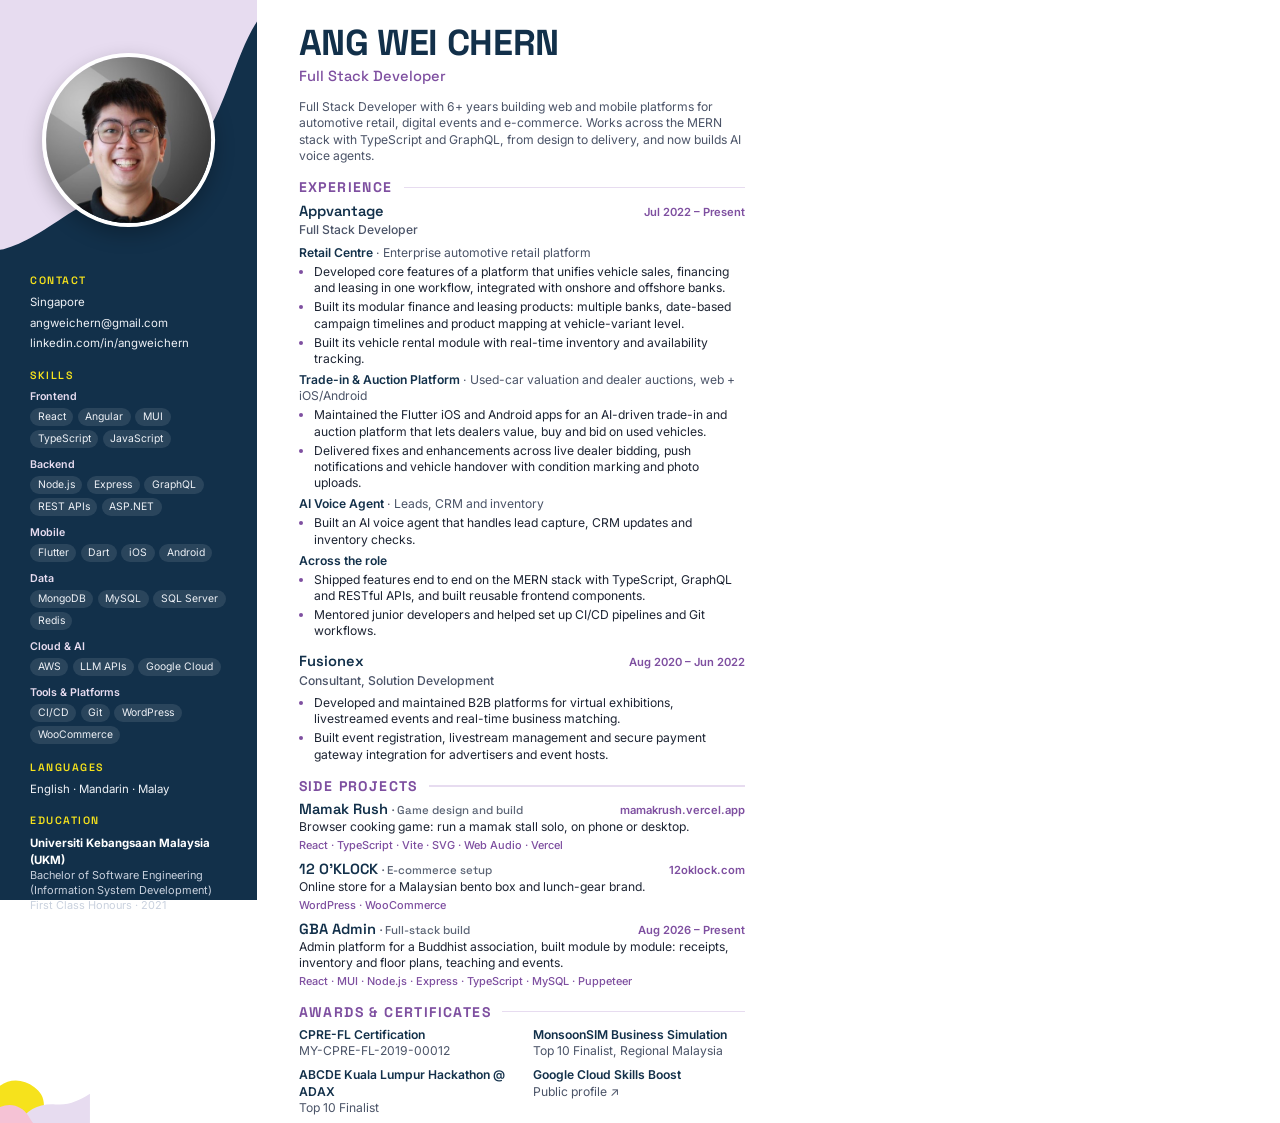
<file: resume/resume.html>
<!doctype html>
<html lang="en"><head><meta charset="utf-8"><title>Ang Wei Chern – Resume</title>
<link rel="preconnect" href="https://fonts.googleapis.com"><link rel="preconnect" href="https://fonts.gstatic.com" crossorigin><link href="https://fonts.googleapis.com/css2?family=Inter:wght@400;500;600&family=Space+Grotesk:wght@500;600;700&display=swap" rel="stylesheet">
<style>
  @page { size: A4; margin: 0; }
  :root { --navy:#12304a; --lav:#e7dcf0; --purple:#7e4fa0; --yellow:#f6e21c; --pink:#f5c2d5; --ink:#1d2433; --soft:#4b5468; }
  * { box-sizing: border-box; margin: 0; padding: 0; }
  html, body { width: 210mm; }
  body { font: 9.1pt/1.35 Inter, Arial, sans-serif; color: var(--ink); -webkit-print-color-adjust: exact; print-color-adjust: exact; }
  .side-bg { position: fixed; left: 0; top: 0; bottom: 0; width: 68mm; background: var(--navy); }
  .page { position: relative; display: grid; grid-template-columns: 68mm 1fr; min-height: 297mm; }
  aside { position: relative; color: #eef1f6; padding: 0 8mm 4mm; overflow: hidden; }
  .top { position: relative; height: 68mm; margin: 0 -8mm 4mm; }
  .top svg { position: absolute; inset: 0; width: 100%; height: 100%; }
  .photo { position: absolute; left: 50%; top: 14mm; width: 46mm; height: 46mm; translate: -50% 0; border-radius: 50%; overflow: hidden; border: 1.2mm solid #fff; box-shadow: 0 2mm 5mm rgb(0 0 0 / .25); }
  .photo img { width: 100%; height: 100%; object-fit: cover; object-position: 50% 30%; }
  aside h2 { font: 600 8pt/1 'Space Grotesk', sans-serif; letter-spacing: .14em; text-transform: uppercase; color: var(--yellow); margin: 5mm 0 2.2mm; }
  aside p, aside li { font-size: 8.6pt; }
  aside a { color: #eef1f6; text-decoration: none; }
  aside ul { list-style: none; display: grid; gap: 1.4mm; }
  .grp { margin-bottom: 2.6mm; }
  .grp b { display: block; font-weight: 600; font-size: 8pt; color: var(--lav); margin-bottom: 1mm; }
  .tags { display: flex; flex-wrap: wrap; gap: 1.2mm; }
  .tags span { font-size: 7.8pt; padding: .5mm 2mm; border-radius: 3mm; background: rgb(255 255 255 / .1); }
  .blobs { position: absolute; left: 0; right: 0; bottom: 0; height: 14mm; }
  main { padding: 6.5mm 13mm 1mm 11mm; }
  h1 { font: 700 27pt/1 'Space Grotesk', sans-serif; letter-spacing: -.01em; color: var(--navy); }
  .role { font: 500 11pt/1.2 'Space Grotesk', sans-serif; color: var(--purple); margin-top: 2mm; }
  main h2 { font: 700 10.5pt/1 'Space Grotesk', sans-serif; letter-spacing: .1em; text-transform: uppercase; color: var(--purple); margin: 4.2mm 0 2.2mm; display: flex; align-items: center; gap: 3mm; }
  main h2::after { content: ''; flex: 1; height: .35mm; background: var(--lav); }
  .summary { color: var(--soft); margin-top: 3.5mm; }
  .job { margin-bottom: 3.4mm; break-inside: avoid; }
  .job__head { display: flex; justify-content: space-between; align-items: baseline; gap: 4mm; }
  .job__head b { font: 600 11pt/1.2 'Space Grotesk', sans-serif; color: var(--navy); }
  .job__head span { font-size: 8.4pt; font-weight: 600; color: var(--purple); white-space: nowrap; }
  .job i { display: block; font-style: normal; color: var(--soft); font-weight: 500; margin: .6mm 0 1.6mm; }
  .job ul { padding-left: 4mm; display: grid; gap: .7mm; }
  .job li::marker { color: var(--purple); }
  .proj { font-weight: 600; color: var(--navy); margin: 1.2mm 0 .7mm; }
  .side__role { font-style: normal; font-weight: 500; font-size: 8.6pt; color: #5b6475; }
  .side__stack { font-size: 8.2pt; color: var(--purple); font-weight: 500; margin-top: .6mm; }
  .job:has(.side__blurb) { margin-bottom: 2.4mm; }
  .job:has(.side__blurb) i { margin-bottom: .6mm; }
  .proj span { font-weight: 400; color: var(--soft); }
  .job__url { font-size: 8.4pt; color: var(--purple); text-decoration: none; font-weight: 600; }
  aside .edu b { color: #fff; font-size: 8.6pt; }
  aside .edu span { display: block; color: #c9d1de; font-size: 8.2pt; }
  main .ach { display: grid; grid-template-columns: 1fr 1fr; gap: 2mm 6mm; }
  main .ach b { display: block; color: var(--navy); font-weight: 600; }
  main .ach span, main .ach a { color: var(--soft); text-decoration: none; }
</style></head>
<body>
<div class="side-bg"></div>
<div class="page">
  <aside>
    <div class="top">
      <svg viewBox="0 0 680 720" preserveAspectRatio="none" aria-hidden="true"><path fill="#e7dcf0" d="M0 0H680V60C620 160 600 300 520 420C430 560 300 520 180 600C110 650 50 690 0 700Z"/></svg>
      <div class="photo"><img src="../images/photo.jpg" alt=""></div>
    </div>
    <h2>Contact</h2>
    <ul>
      
      <li>Singapore</li>
      <li><a href="mailto:angweichern@gmail.com">angweichern@gmail.com</a></li>
      <li><a href="https://linkedin.com/in/angweichern">linkedin.com/in/angweichern</a></li>
      
    </ul>
    <h2>Skills</h2>
    <div class="grp"><b>Frontend</b><div class="tags"><span>React</span><span>Angular</span><span>MUI</span><span>TypeScript</span><span>JavaScript</span></div></div><div class="grp"><b>Backend</b><div class="tags"><span>Node.js</span><span>Express</span><span>GraphQL</span><span>REST APIs</span><span>ASP.NET</span></div></div><div class="grp"><b>Mobile</b><div class="tags"><span>Flutter</span><span>Dart</span><span>iOS</span><span>Android</span></div></div><div class="grp"><b>Data</b><div class="tags"><span>MongoDB</span><span>MySQL</span><span>SQL Server</span><span>Redis</span></div></div><div class="grp"><b>Cloud &amp; AI</b><div class="tags"><span>AWS</span><span>LLM APIs</span><span>Google Cloud</span></div></div><div class="grp"><b>Tools &amp; Platforms</b><div class="tags"><span>CI/CD</span><span>Git</span><span>WordPress</span><span>WooCommerce</span></div></div>
    <h2>Languages</h2>
    <p>English · Mandarin · Malay</p>
    <h2>Education</h2>
    <div class="edu"><b>Universiti Kebangsaan Malaysia (UKM)</b><span>Bachelor of Software Engineering (Information System Development)</span><span>First Class Honours · 2021</span></div>
    <svg class="blobs" viewBox="0 0 680 400" preserveAspectRatio="none" aria-hidden="true">
      <path fill="#f6e21c" d="M0 120C80 60 180 70 260 130C330 180 360 260 300 400H0Z"/>
      <path fill="#e7dcf0" d="M140 400C200 300 300 250 420 260C520 270 600 230 680 180V400Z"/>
      <path fill="#f5c2d5" d="M0 280C90 240 170 280 210 340C230 370 240 390 250 400H0Z"/>
    </svg>
  </aside>
  <main>
    <h1>ANG WEI CHERN</h1>
    <p class="role">Full Stack Developer</p>
    <p class="summary">Full Stack Developer with 6+ years building web and mobile platforms for automotive retail, digital events and e-commerce. Works across the MERN stack with TypeScript and GraphQL, from design to delivery, and now builds AI voice agents.</p>
    <h2>Experience</h2>
    <div class="job"><div class="job__head"><b>Appvantage</b><span>Jul 2022 – Present</span></div><i>Full Stack Developer</i><p class="proj">Retail Centre <span>· Enterprise automotive retail platform</span></p><ul><li>Developed core features of a platform that unifies vehicle sales, financing and leasing in one workflow, integrated with onshore and offshore banks.</li><li>Built its modular finance and leasing products: multiple banks, date-based campaign timelines and product mapping at vehicle-variant level.</li><li>Built its vehicle rental module with real-time inventory and availability tracking.</li></ul><p class="proj">Trade-in &amp; Auction Platform <span>· Used-car valuation and dealer auctions, web + iOS/Android</span></p><ul><li>Maintained the Flutter iOS and Android apps for an AI-driven trade-in and auction platform that lets dealers value, buy and bid on used vehicles.</li><li>Delivered fixes and enhancements across live dealer bidding, push notifications and vehicle handover with condition marking and photo uploads.</li></ul><p class="proj">AI Voice Agent <span>· Leads, CRM and inventory</span></p><ul><li>Built an AI voice agent that handles lead capture, CRM updates and inventory checks.</li></ul><p class="proj">Across the role</p><ul><li>Shipped features end to end on the MERN stack with TypeScript, GraphQL and RESTful APIs, and built reusable frontend components.</li><li>Mentored junior developers and helped set up CI/CD pipelines and Git workflows.</li></ul></div><div class="job"><div class="job__head"><b>Fusionex</b><span>Aug 2020 – Jun 2022</span></div><i>Consultant, Solution Development</i><ul><li>Developed and maintained B2B platforms for virtual exhibitions, livestreamed events and real-time business matching.</li><li>Built event registration, livestream management and secure payment gateway integration for advertisers and event hosts.</li></ul></div>
    <h2>Side Projects</h2>
    <div class="job"><div class="job__head"><b>Mamak Rush <em class="side__role">· Game design and build</em></b><a class="job__url" href="https://mamakrush.vercel.app/">mamakrush.vercel.app</a></div><p class="side__blurb">Browser cooking game: run a mamak stall solo, on phone or desktop.</p><p class="side__stack">React · TypeScript · Vite · SVG · Web Audio · Vercel</p></div><div class="job"><div class="job__head"><b>12 O'KLOCK <em class="side__role">· E-commerce setup</em></b><a class="job__url" href="https://12oklock.com/">12oklock.com</a></div><p class="side__blurb">Online store for a Malaysian bento box and lunch-gear brand.</p><p class="side__stack">WordPress · WooCommerce</p></div><div class="job"><div class="job__head"><b>GBA Admin <em class="side__role">· Full-stack build</em></b><span>Aug 2026 – Present</span></div><p class="side__blurb">Admin platform for a Buddhist association, built module by module: receipts, inventory and floor plans, teaching and events.</p><p class="side__stack">React · MUI · Node.js · Express · TypeScript · MySQL · Puppeteer</p></div>
    <h2>Awards &amp; Certificates</h2>
    <div class="ach"><div><b>CPRE-FL Certification</b><span>MY-CPRE-FL-2019-00012</span></div><div><b>MonsoonSIM Business Simulation</b><span>Top 10 Finalist, Regional Malaysia</span></div><div><b>ABCDE Kuala Lumpur Hackathon @ ADAX</b><span>Top 10 Finalist</span></div><div><b>Google Cloud Skills Boost</b><span><a href="https://www.cloudskillsboost.google/public_profiles/74339e1d-37d0-4f92-8976-491b317ae7fb">Public profile ↗</a></span></div></div>
  </main>
</div>
</body></html>
</file>
<file: css/main.css>
/* Ang Wei Chern landing page. tokens -> base -> nav -> sections -> effect states (html.fx / html.hpin) -> pinned -> narrow -> touch -> reduced motion */

/* --sky is written by atmosphere.js on body and .nav only (non-inheriting, so no whole-document recalc). */
@property --sky { syntax: '<color>'; inherits: false; initial-value: rgb(248 248 246); }
:root {
  --navy: #f8f8f6;
  --navy-2: #ffffff;          /* raised surfaces */
  --lav: #e8eefb;             
  --purple: #2563eb;          
  --yellow: #2563eb;
  --pink: #dfe8fb;
  --on-accent: #ffffff;       /* text on accent buttons/toast */
  --on-card: #0f1115;         /* text on light cards */
  --chip: rgb(15 17 21 / .04);
  --side-bg: #eef3fd;         /* side-project card tint */
  --hover: #f1f5fd;
  --sky-0: #f8f8f6; --sky-1: #f3f4f6; --sky-2: #f6f7f8; --sky-3: #f8f8f6;   /* page mood, read by atmosphere.js */
  --ink: #0f1115;
  --subhead: #0f1115;      /* small headings like Skills groups and 'Across the role' */
  --ink-soft: rgb(15 17 21 / .66);
  --line: rgb(15 17 21 / .1);
  --display: 'Space Grotesk', system-ui, sans-serif;
  --body: Inter, system-ui, sans-serif;
  --gutter: clamp(16px, 4vw, 48px);
  --page: 1120px;             /* every section shares this width, so all left edges line up */
  --edge: calc(max(0px, (100vw - var(--page)) / 2) + var(--gutter));   /* left edge of content */
  --nav-h: 64px;
  --radius: 22px;
}

/* ---------- base ---------- */
*, *::before, *::after { box-sizing: border-box; }
html { -webkit-text-size-adjust: 100%; }
body { margin: 0; background: var(--sky); color: var(--ink); font: 400 17px/1.6 var(--body); overflow-x: hidden; }
h1, h2, h3 { font-family: var(--display); line-height: 1.05; margin: 0; letter-spacing: -.015em; }
p, ul, ol, figure { margin: 0; }
a { color: inherit; }
img { display: block; max-width: 100%; height: auto; }
.skip { position: absolute; left: -999px; top: 8px; z-index: 50; background: var(--yellow); color: var(--on-accent); padding: 10px 14px; border-radius: 10px; }
.skip:focus { left: 8px; }
:focus-visible { outline: 3px solid var(--yellow); outline-offset: 3px; border-radius: 6px; }
.eyebrow { font: 600 13px/1.2 var(--display); letter-spacing: .16em; text-transform: uppercase; color: var(--purple); margin-bottom: 14px; }

.btn {
  display: inline-flex; align-items: center; justify-content: center; min-height: 48px; padding: 0 22px; border-radius: 999px;
  background: var(--yellow); color: var(--on-accent); font: 600 16px/1 var(--display); text-decoration: none; transition: transform .2s, background .2s;
}
.btn--ghost { background: transparent; color: var(--ink); box-shadow: inset 0 0 0 2px var(--line); }
.btn--small { min-height: 40px; padding: 0 16px; font-size: 14px; }
@media (hover: hover) { .btn:hover { transform: translateY(-2px); } .btn--ghost:hover { box-shadow: inset 0 0 0 2px var(--ink); } }

.chips { list-style: none; padding: 0; display: flex; flex-wrap: wrap; gap: 8px; }
.chips li { font-size: 14px; padding: 6px 12px; border-radius: 999px; background: var(--chip); box-shadow: inset 0 0 0 1px var(--line); }

/* ---------- nav ---------- */
.nav {
  position: fixed; inset: 0 0 auto; z-index: 20; height: var(--nav-h); display: flex; align-items: center; gap: 24px; padding: 0 var(--edge);
  background: color-mix(in srgb, var(--sky) 90%, transparent); backdrop-filter: blur(12px); -webkit-backdrop-filter: blur(12px);
}
.nav__mark { font: 700 20px/1 var(--display); text-decoration: none; letter-spacing: .04em; display: inline-flex; align-items: center; min-height: 44px; }
.nav__links { display: flex; gap: 22px; margin-left: auto; }
.nav__links a { text-decoration: none; font-size: 15px; color: var(--ink-soft); display: inline-flex; align-items: center; min-height: 44px; }
.nav__links a:hover { color: var(--ink); }

/* ---------- 1. hero ---------- */
.hero {
  position: relative; min-height: 100svh; display: grid; align-items: center; gap: 40px;
  padding: calc(var(--nav-h) + 32px) var(--gutter) 72px; max-width: var(--page); margin: 0 auto;
}
.hero__copy { display: grid; gap: 22px; justify-items: start; }
.hero__name { font-size: clamp(54px, 10vw, 132px); font-weight: 700; line-height: 1.04; }
.hero__alias { display: block; margin-top: .18em; font-size: .3em; font-weight: 600; line-height: 1; letter-spacing: 0; color: var(--purple); }
.hero__tag { font-size: clamp(19px, 2.1vw, 26px); color: var(--ink-soft); line-height: 1.35; }
.hero__cta { display: flex; flex-wrap: wrap; gap: 12px; }
.hero__art { position: relative; justify-self: center; width: min(78vw, 420px); aspect-ratio: 1; }
.hero__photo {
  position: absolute; inset: 0; overflow: hidden; border-radius: 50%;
  box-shadow: 0 30px 60px -30px rgb(0 0 0 / .7), 0 0 0 8px var(--lav); translate: 0 var(--dy, 0);
}
.hero__photo img { width: 100%; height: 100%; object-fit: cover; }
.blob { position: absolute; border-radius: 50%; translate: 0 var(--dy, 0); }
.blob--y { width: 46%; aspect-ratio: 1; background: var(--yellow); left: -14%; bottom: -6%; border-radius: 58% 42% 50% 50%; }
.blob--p { width: 38%; aspect-ratio: 1; background: var(--pink); right: -10%; top: -4%; border-radius: 44% 56% 60% 40%; }
.hero__cue { position: absolute; left: 50%; bottom: 20px; translate: -50% 0; width: 28px; height: 44px; border-radius: 16px; box-shadow: inset 0 0 0 2px var(--line); }
.hero__cue span { position: absolute; left: 50%; top: 9px; width: 4px; height: 8px; margin-left: -2px; border-radius: 2px; background: var(--ink); animation: cue 1.8s ease-in-out infinite; }
@keyframes cue { 0% { transform: translateY(0); opacity: 1; } 70% { transform: translateY(14px); opacity: 0; } 100% { opacity: 0; } }

/* ---------- 2. stats ---------- */
.stats { display: grid; grid-template-columns: repeat(2, 1fr); gap: 16px; max-width: var(--page); margin: 0 auto; padding: 40px var(--gutter) clamp(72px, 12svh, 140px); }
.stat { padding: 22px; border-radius: var(--radius); background: var(--navy-2); display: grid; gap: 6px; align-content: start; }
.stat b { font: 700 clamp(40px, 6vw, 72px)/1 var(--display); color: var(--yellow); font-variant-numeric: tabular-nums; }
.stat b sup { font-size: .45em; vertical-align: super; }
.stat > span { color: var(--ink-soft); font-size: 15px; line-height: 1.4; }

/* ---------- 3. career sequence ---------- */
.seq { padding: 0 0 clamp(72px, 12svh, 140px); }
.seq__sticky { display: grid; grid-template-columns: 1fr; gap: 32px; align-items: center; max-width: var(--page); margin: 0 auto; padding-inline: var(--gutter); --sp: 1; }
.seq__title { font-size: clamp(34px, 4.6vw, 62px); max-width: 15ch; }
.seq__list { list-style: none; padding: 0; margin: 28px 0 0; display: grid; gap: 12px; }
.seq__item {
  display: grid; grid-template-columns: auto 1fr; column-gap: 18px; row-gap: 4px; padding: 18px 20px; border-radius: 20px;
  background: var(--navy-2); transition: background .35s, opacity .35s; isolation: isolate;
}
.seq__num { grid-row: span 3; font: 600 30px/1 var(--display); color: var(--yellow); padding-top: 2px; }
.seq__when { font-size: 13px; letter-spacing: .08em; text-transform: uppercase; color: var(--purple); }
.seq__item h3 { font-size: 24px; }
.seq__item p { color: var(--ink-soft); font-size: 16px; }
.seq__item p b { color: var(--ink); font-weight: 600; }
.seq__rail { display: none; }

.seq__visual { position: relative; justify-self: center; width: min(100%, 360px); display: grid; grid-template-columns: 90px 1fr; gap: 18px; align-items: stretch; height: 360px; }
.route { width: 100%; height: 100%; overflow: visible; }
.route path { fill: none; stroke-width: 6; stroke-linecap: round; }
.route__base { stroke: var(--line); }
.route__fill { stroke: var(--yellow); stroke-dasharray: 1; stroke-dashoffset: calc(1 - var(--sp)); }
.route__dot { fill: var(--navy); stroke: var(--line); stroke-width: 4; transition: fill .35s, stroke .35s; }
.seq__cards { position: relative; }
.stopcard {
  position: absolute; inset: 0; display: grid; align-content: center; gap: 6px; padding: 24px; border-radius: var(--radius);
  background: linear-gradient(150deg, var(--lav), var(--pink)); color: var(--on-card); opacity: 0; transform: translateY(14px); transition: opacity .45s, transform .45s;
}
.stopcard span { font-size: 13px; font-weight: 600; letter-spacing: .08em; text-transform: uppercase; }
.stopcard__logo {
  display: grid; place-items: center start; width: 76px; height: 76px; margin: 10px 0 16px; font-style: normal;
}
.stopcard__logo img { display: block; height: 76px; width: auto; max-width: 100%; object-fit: contain; }
.stopcard__logo--wide img { height: 56px; }
.stopcard__logo--wide { width: min(100%, 230px); height: 56px; }
.stopcard__logo em { display: grid; place-items: center; width: 100%; height: 100%; border-radius: 20px; background: #fff; }
.stopcard__logo em { font: 700 24px/1 var(--display); font-style: normal; color: var(--on-card); letter-spacing: .02em; }
.stopcard b { font: 700 clamp(24px, 2.3vw, 34px)/1.05 var(--display); letter-spacing: -.02em; overflow-wrap: normal; }
/* Without JS or when not driven, the last stop shows and every dot is lit. */
.seq:not([data-step]) .s2 { opacity: 1; transform: none; }
.seq:not([data-step]) .route__dot { fill: var(--yellow); stroke: var(--yellow); }
.seq[data-step="0"] .s0, .seq[data-step="1"] .s1, .seq[data-step="2"] .s2 { opacity: 1; transform: none; }
.seq[data-step="0"] .d0, .seq[data-step="1"] :is(.d0, .d1), .seq[data-step="2"] .route__dot { fill: var(--yellow); stroke: var(--yellow); }

/* ---------- 4. work ---------- */
.work, .skills { max-width: var(--page); margin: 0 auto; padding: clamp(72px, 12svh, 140px) var(--gutter); }
.work__title, .skills__title, .awards__title, .cv__title { font-size: clamp(40px, 6vw, 80px); display: inline-block; position: relative; padding-bottom: 10px; margin-bottom: 40px; }
.work__title::after, .skills__title::after, .awards__title::after, .cv__title::after { content: ''; position: absolute; left: 0; right: 0; bottom: 0; height: 6px; border-radius: 3px; background: var(--yellow); transform-origin: left; }
.job { padding: clamp(22px, 3vw, 36px); border-radius: var(--radius); background: var(--navy-2); margin-bottom: 20px; display: grid; gap: 18px; }
.job__head { display: flex; flex-wrap: wrap; justify-content: space-between; gap: 6px 20px; align-items: baseline; }
.job__co { font-size: clamp(28px, 3.4vw, 40px); }
.job__role { color: var(--purple); font-weight: 500; }
.job__when { font: 600 15px/1.2 var(--display); color: var(--ink-soft); }
.job__list { padding-left: 20px; display: grid; gap: 10px; color: var(--ink-soft); }
.job__list li::marker { color: var(--yellow); }
.proj { display: grid; gap: 10px; padding-top: 4px; }
.proj + .proj, .proj + .job__list { border-top: 1px solid var(--line); padding-top: 18px; }
.proj__name { font-size: 21px; color: var(--yellow); margin: 0; }
.proj__name--plain { color: var(--yellow); font-size: 18px; }
.proj__name span { font: 500 15px/1.3 var(--body); color: var(--ink-soft); margin-left: 6px; }
.work--side { padding-top: 0; }
.job--side { background: linear-gradient(150deg, var(--side-bg), var(--navy-2)); box-shadow: inset 0 0 0 1px var(--line); }
.job__blurb { color: var(--ink); font-size: 18px; }

/* ---------- 5. skills ---------- */
.skills__grid { display: grid; grid-template-columns: 1fr; gap: 16px; }
.skill { padding: 24px; border-radius: var(--radius); box-shadow: inset 0 0 0 1px var(--line); display: grid; gap: 14px; align-content: start; }
.skill h3 { font-size: 20px; color: var(--subhead); }

/* ---------- 6. awards: static grid (1 / 2 / 4 columns) ---------- */
.awards { padding: clamp(72px, 12svh, 140px) 0; }
.awards__head { padding: 0 var(--gutter); width: 100%; max-width: var(--page); margin: 0 auto; }
.awards__grid { display: grid; grid-template-columns: 1fr; gap: 16px; max-width: var(--page); margin: 32px auto 0; padding: 0 var(--gutter); }
.award { padding: 24px; border-radius: var(--radius); display: grid; align-content: start; gap: 10px; color: var(--on-card); }
@media (min-width: 600px) { .awards__grid { grid-template-columns: repeat(2, 1fr); } }
@media (min-width: 1000px) { .awards__grid { grid-template-columns: repeat(4, 1fr); } }
.award.a0 { background: var(--yellow); } .award.a1 { background: var(--lav); } .award.a2 { background: var(--pink); }
.award__n { font: 700 15px/1 var(--display); opacity: .55; }
.award h3 { font-size: 22px; }
.award small { font-size: 14px; opacity: .75; }
.award a { font-weight: 600; display: inline-flex; align-items: center; min-height: 44px; }

/* ---------- 7. close ---------- */
.close { max-width: var(--page); margin: 0 auto; padding: clamp(72px, 14svh, 160px) var(--gutter) 72px; display: grid; gap: 28px; }
.close__title { font-size: clamp(44px, 8vw, 104px); }
.close__lead { font-size: clamp(18px, 2vw, 22px); color: var(--ink-soft); max-width: 40ch; }
.close__cta { display: flex; flex-wrap: wrap; gap: 12px; }
.close__note { font-size: 14px; color: var(--ink-soft); margin-top: -12px; }
.toast {
  position: fixed; left: 50%; bottom: 24px; z-index: 30; translate: -50% 0; max-width: calc(100% - 32px); padding: 12px 18px; border-radius: 14px;
  background: var(--yellow); color: var(--on-accent); font: 600 15px/1.3 var(--display); box-shadow: 0 16px 30px -16px rgb(0 0 0 / .6);
  opacity: 0; transform: translateY(10px); transition: opacity .25s, transform .25s; pointer-events: none;
}
.toast.is-on { opacity: 1; transform: none; }
.contact { list-style: none; padding: 0; display: flex; flex-wrap: wrap; gap: 10px 28px; font: 500 17px/1.3 var(--display); }
.contact a { text-decoration-color: var(--yellow); text-underline-offset: 6px; text-decoration-thickness: 2px; }
.cv { max-width: var(--page); margin: 0 auto; padding: 0 var(--gutter); }
.dl { display: grid; grid-template-columns: 1fr; gap: 18px; }
.dl__card { display: grid; grid-template-columns: 96px 1fr; gap: 18px; align-items: center; padding: 14px; border-radius: var(--radius); background: var(--navy-2); text-decoration: none; transition: background .25s; }
.dl__card img { border-radius: 8px; box-shadow: 0 10px 24px -12px rgb(0 0 0 / .6); background: #fff; }
.dl__card b { display: block; font: 600 20px/1.2 var(--display); }
.dl__card small { display: block; color: var(--ink-soft); font-size: 14px; }
.dl__card span::after { content: 'Download ↓'; display: block; margin-top: 10px; font: 600 14px/1 var(--display); color: var(--yellow); }
@media (hover: hover) { .dl__card:hover { background: var(--hover); } }
.foot__links { display: flex; gap: 24px; }
.foot a { display: inline-flex; align-items: center; min-height: 44px; }
.foot { display: flex; align-items: center; flex-wrap: wrap; justify-content: space-between; gap: 16px; padding: 28px var(--gutter) 40px; color: var(--ink-soft); font-size: 14px; max-width: var(--page); margin: 0 auto; border-top: 1px solid var(--line); }

/* ---------- effect states (only after scroll.js ran) ---------- */
html.fx [data-reveal] { opacity: var(--r, 0); transform: translateY(calc((1 - var(--r, 0)) * 34px)); }
html.fx .line { display: block; opacity: calc(.14 + var(--k, 0) * .86); transform: translateY(calc((1 - var(--k, 0)) * 18px)); }
.line { display: block; }
html.fx .work__title::after, html.fx .skills__title::after, html.fx .awards__title::after, html.fx .cv__title::after { transform: scaleX(var(--k, 0)); }
html.fx .seq.is-stacked .seq__item { opacity: var(--r, 0); transform: translateY(calc((1 - var(--r, 0)) * 34px)); transition: none; }


/* ---------- wider screens ---------- */
@media (min-width: 700px) {
  .stats { grid-template-columns: repeat(4, 1fr); }
  .skills__grid { grid-template-columns: repeat(2, 1fr); }
  .dl { grid-template-columns: 1fr 1fr; }
  .dl__card { grid-template-columns: 120px 1fr; }
}
@media (min-width: 900px) {
  .hero { grid-template-columns: 1.15fr .85fr; gap: clamp(32px, 5vw, 80px); }
  .seq__sticky { grid-template-columns: 1.1fr .9fr; gap: clamp(32px, 6vw, 96px); }
  .seq__visual { height: min(420px, 50svh); }
}

/* Pinned sequence (roomy screens only): about 110svh of scroll per step. */
@media (min-width: 900px) and (min-height: 641px) {
  html.fx .seq { height: 400svh; padding: 0; }
  html.fx .seq__sticky { position: sticky; top: 0; height: 100svh; padding-top: var(--nav-h); }
  html.fx .seq__list { gap: 6px; }
  html.fx .seq__item { opacity: .42; cursor: pointer; background: transparent; }
  html.fx .seq__item.is-on { opacity: .7; }
  html.fx .seq__item.is-current { opacity: 1; background: var(--navy-2); }
  html.fx .seq__rail { display: block; margin-top: 22px; max-width: 440px; height: 4px; border-radius: 4px; background: var(--line); overflow: hidden; }
  html.fx .seq__rail span { display: block; height: 100%; background: var(--yellow); transform-origin: left; transform: scaleX(0); }
}

/* Narrow: section links are hidden (only the Resume button stays); the timeline card is hidden (it repeats the list above it). */
@media (max-width: 699px) {
  .nav__links { display: none; }
  .nav .btn { margin-left: auto; }
  .seq__visual { display: none; }
  .hero { padding-bottom: 48px; }
  .hero__cue { display: none; }
  .seq__visual { height: 260px; grid-template-columns: 64px 1fr; }
  .seq__item { grid-template-columns: 1fr; }
  .seq__num { grid-row: auto; font-size: 22px; }
}
@media (max-height: 640px) { .hero__cue { display: none; } }

/* ---------- touch: compositor-only effects, solid bars (blur redraws every scroll frame) ---------- */
@media (hover: none), (pointer: coarse) {
  .nav { backdrop-filter: none; -webkit-backdrop-filter: none; background: color-mix(in srgb, var(--sky) 96%, transparent); }
  @media (min-width: 900px) and (min-height: 641px) { html.fx .seq { height: 440svh; } }
}

/* ---------- reduced motion: everything visible, final states ---------- */
@media (prefers-reduced-motion: reduce) {
  *, *::before, *::after { animation: none !important; transition: none !important; scroll-behavior: auto !important; }
  .seq__sticky { --sp: 1; }
  .hero__cue { display: none; }
}

/* Light page: give white cards a hairline and soft shadow; white text on the blue award card. */
:is(.job, .stat, .seq__item.is-current, .dl__card, .skill) { box-shadow: 0 0 0 1px rgb(15 17 21 / .06), 0 10px 28px -16px rgb(15 17 21 / .18); }
.award.a0 { color: #ffffff; }
</file>
